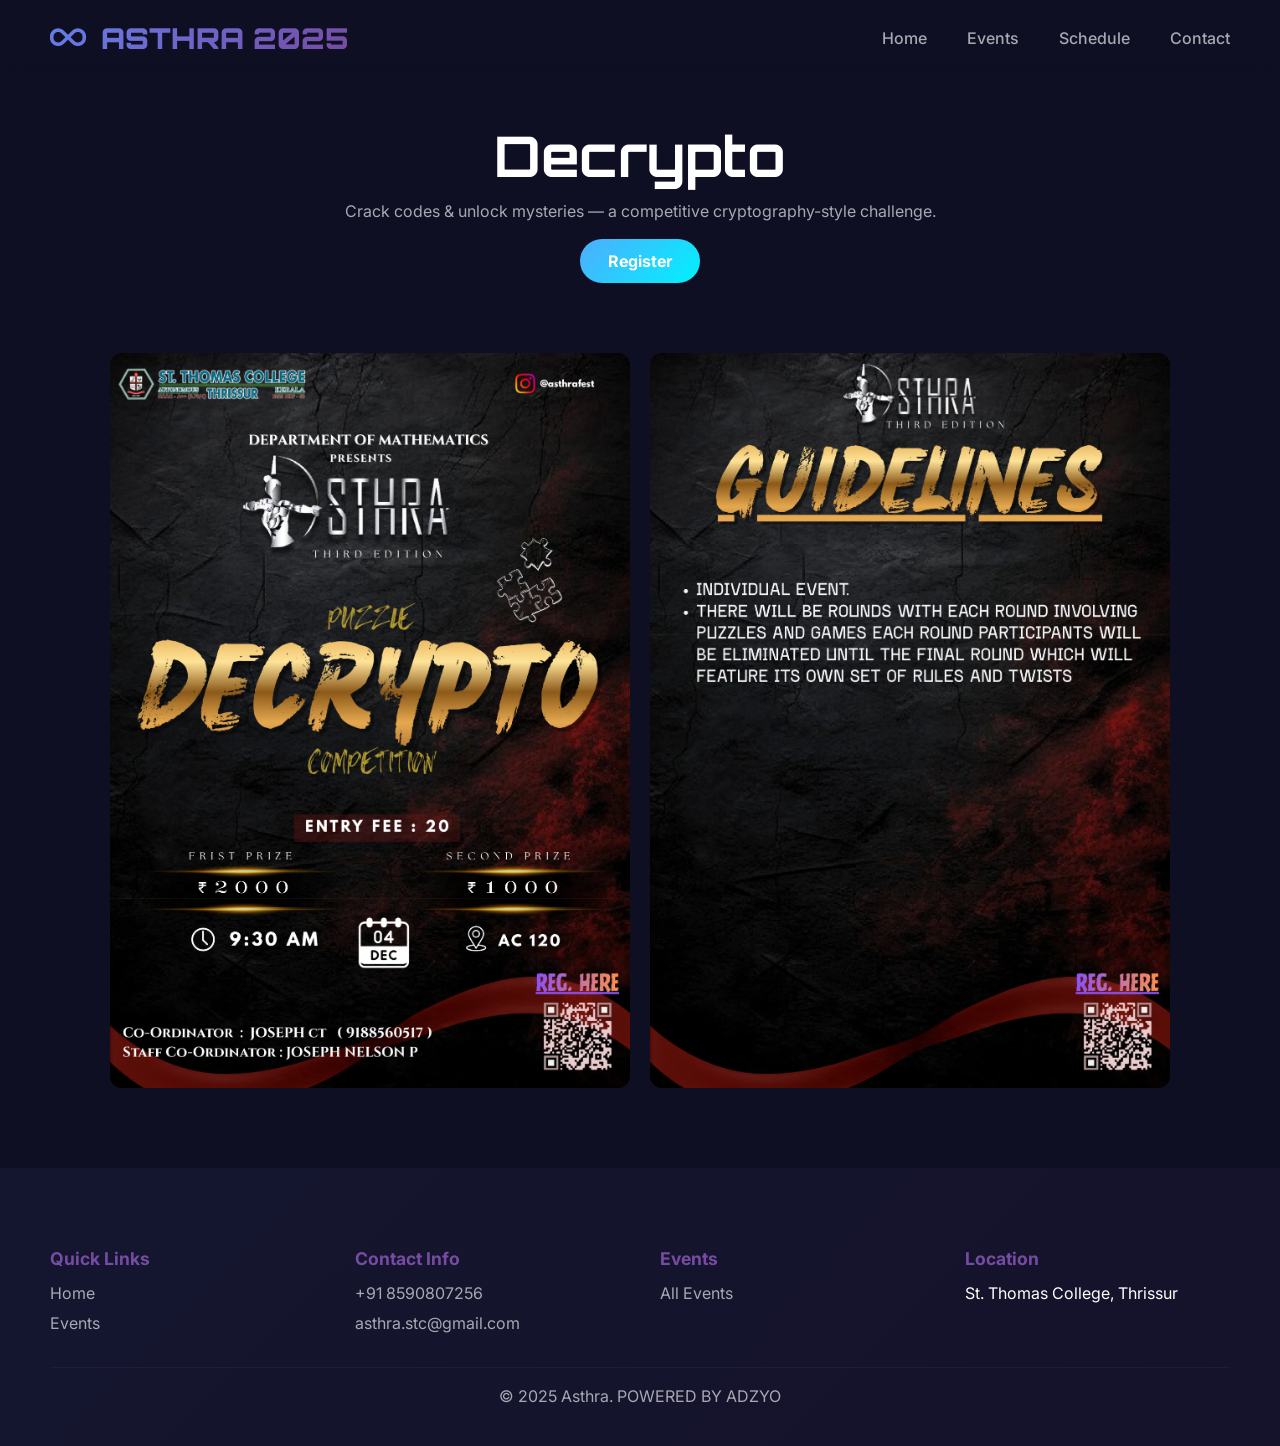
<file: decrypto.html>
<!DOCTYPE html>
<html lang="en">
<head>
    <meta charset="utf-8">
    <meta name="viewport" content="width=device-width, initial-scale=1">
    <title>Decrypto — ASTHRA 2025</title>
    <link rel="stylesheet" href="https://cdnjs.cloudflare.com/ajax/libs/font-awesome/6.0.0/css/all.min.css">
    <link rel="stylesheet" href="style.css">
    <style>
        .event-container { padding: 100px 20px 60px; max-width: 1100px; margin: 0 auto; }
        .event-images { margin-top: 30px; }
        @media (max-width: 480px) { .event-container { padding-top: 80px; } }
    </style>
</head>
<body>
    <nav class="nav-container">
        <div class="nav-wrapper">
            <div class="logo-container"><i class="fas fa-infinity"></i> ASTHRA 2025</div>
            <div class="nav-menu">
                <a href="index.html" class="nav-link">Home</a>
                <a href="index.html#events" class="nav-link">Events</a>
                <a href="index.html#schedule" class="nav-link">Schedule</a>
                <a href="index.html#contact" class="nav-link">Contact</a>
            </div>
            <div class="menu-toggle"><span></span><span></span><span></span></div>
        </div>
    </nav>

    <main>
        <section class="event-hero">
            <h1>Decrypto</h1>
            <p>Crack codes & unlock mysteries — a competitive cryptography-style challenge.</p>
            <div class="event-actions">
                <a class="register-btn" href="https://docs.google.com/forms/d/e/1FAIpQLSfMDnSdE1jTVk_lWYoyHH0kWGlOLfDjdZ1eO4SLAZ0kV4Ul2w/viewform?usp=dialog">Register</a>
            </div>
        </section>

        <section class="event-images">
            <picture>
              <source type="image/webp"
                  srcset="decrypto-480.webp 480w, decrypto-800.webp 800w, decrypto-1200.webp 1200w"
                  sizes="(max-width:600px) 480px, 800px">
              <img src="./decrypto-800.webp" alt="Decrypto image 1" class="event-image" loading="lazy">
            </picture>
            <picture>
              <source type="image/webp"
                  srcset="decrypto-2-480.webp 480w, decrypto-2-800.webp 800w, decrypto-2-1200.webp 1200w"
                  sizes="(max-width:600px) 480px, 800px">
              <img src="decrypto-2-800.webp" alt="Decrypto image 2" class="event-image" loading="lazy">
            </picture>
        </section>
    </main>

    <footer class="footer">
        <div class="footer-content">
            <div class="footer-column">
                <h4>Quick Links</h4>
                <ul class="footer-links"><li><a href="index.html">Home</a></li><li><a href="index.html#events">Events</a></li></ul>
            </div>
            <div class="footer-column">
                <h4>Contact Info</h4>
                <ul class="footer-links"><li><a href="#">+91 8590807256
</a></li><li><a href="mailto:asthra.stc@gmail.com"> asthra.stc@gmail.com</a></li></ul>
            </div>
            <div class="footer-column">
                <h4>Events</h4>
                <ul class="footer-links"><li><a href="index.html#events">All Events</a></li></ul>
            </div>
            <div class="footer-column">
                <h4>Location</h4>
                <ul class="footer-links"><li>St. Thomas College, Thrissur</li></ul>
            </div>
        </div>
        <div class="footer-bottom">&copy; 2025 Asthra. POWERED BY <a href ="https://adzyo.in/" >ADZYO</a></div>
    </footer>
</body>
</html>
</file>
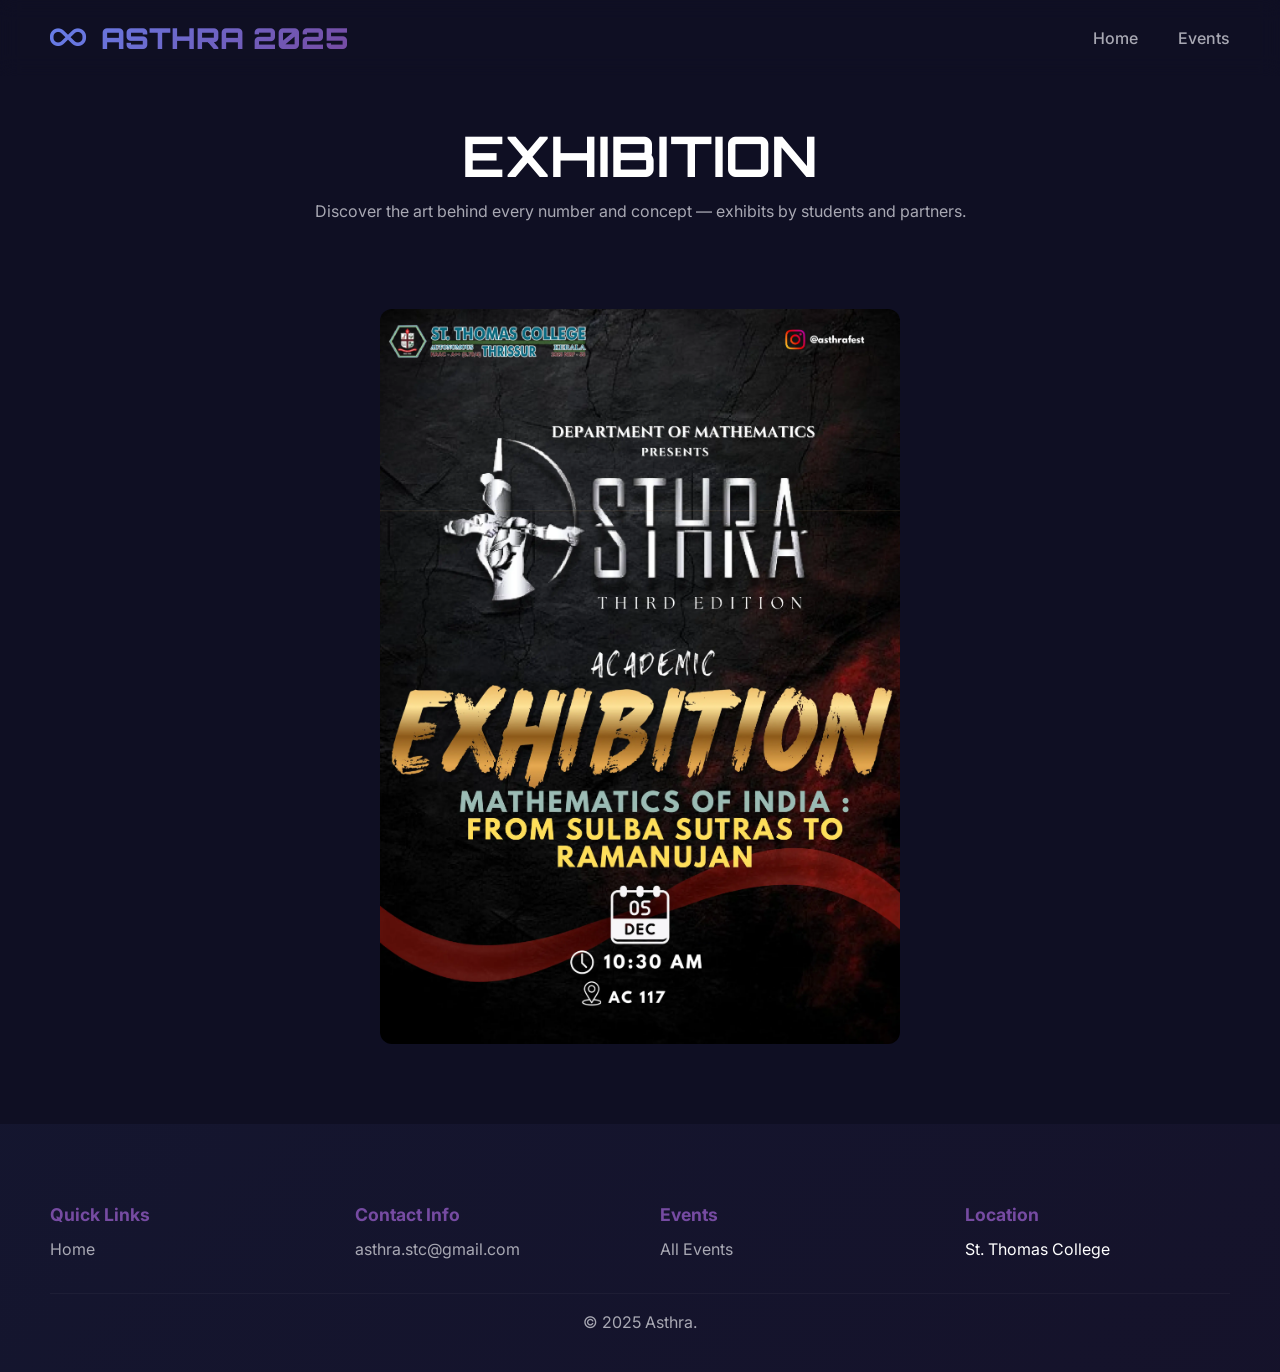
<file: exhibition.html>
<!DOCTYPE html>
<html lang="en">
<head>
  <meta charset="utf-8">
  <meta name="viewport" content="width=device-width, initial-scale=1">
  <title>EXHIBITION — ASTHRA 2025</title>
  <link rel="stylesheet" href="https://cdnjs.cloudflare.com/ajax/libs/font-awesome/6.0.0/css/all.min.css">
  <link rel="stylesheet" href="style.css">
  <style>.event-container{padding:100px 20px 60px;max-width:1100px;margin:0 auto}.event-images{margin-top:30px}@media(max-width:480px){.event-container{padding-top:80px}}</style>
</head>
<body>
  <nav class="nav-container"><div class="nav-wrapper"><div class="logo-container"><i class="fas fa-infinity"></i> ASTHRA 2025</div><div class="nav-menu"><a href="index.html" class="nav-link">Home</a><a href="index.html#events" class="nav-link">Events</a></div><div class="menu-toggle"><span></span><span></span><span></span></div></div></nav>
  <main>
    <section class="event-hero"><h1>EXHIBITION</h1><p>Discover the art behind every number and concept — exhibits by students and partners.</p><div class="event-actions"></div></section>
    <section class="event-images">
      <picture>
        <source type="image/webp"
                srcset="exhibition-480.webp 480w, exhibition-800.webp 800w, exhibition-1200.webp 1200w"
                sizes="(max-width:600px) 480px, 800px">
        <img src="exhibition-800.webp" alt="Exhibition image 1" class="event-image" loading="lazy">
      </picture>
    
    </section>
  </main>
  <footer class="footer"><div class="footer-content"><div class="footer-column"><h4>Quick Links</h4><ul class="footer-links"><li><a href="index.html">Home</a></li></ul></div><div class="footer-column"><h4>Contact Info</h4><ul class="footer-links"><li><a href="mailto:asthra.stc@gmail.com"> asthra.stc@gmail.com</a></li></ul></div><div class="footer-column"><h4>Events</h4><ul class="footer-links"><li><a href="index.html#events">All Events</a></li></ul></div><div class="footer-column"><h4>Location</h4><ul class="footer-links"><li>St. Thomas College</li></ul></div></div><div class="footer-bottom">&copy; 2025 Asthra.</div></footer>
</body>
</html>
</file>
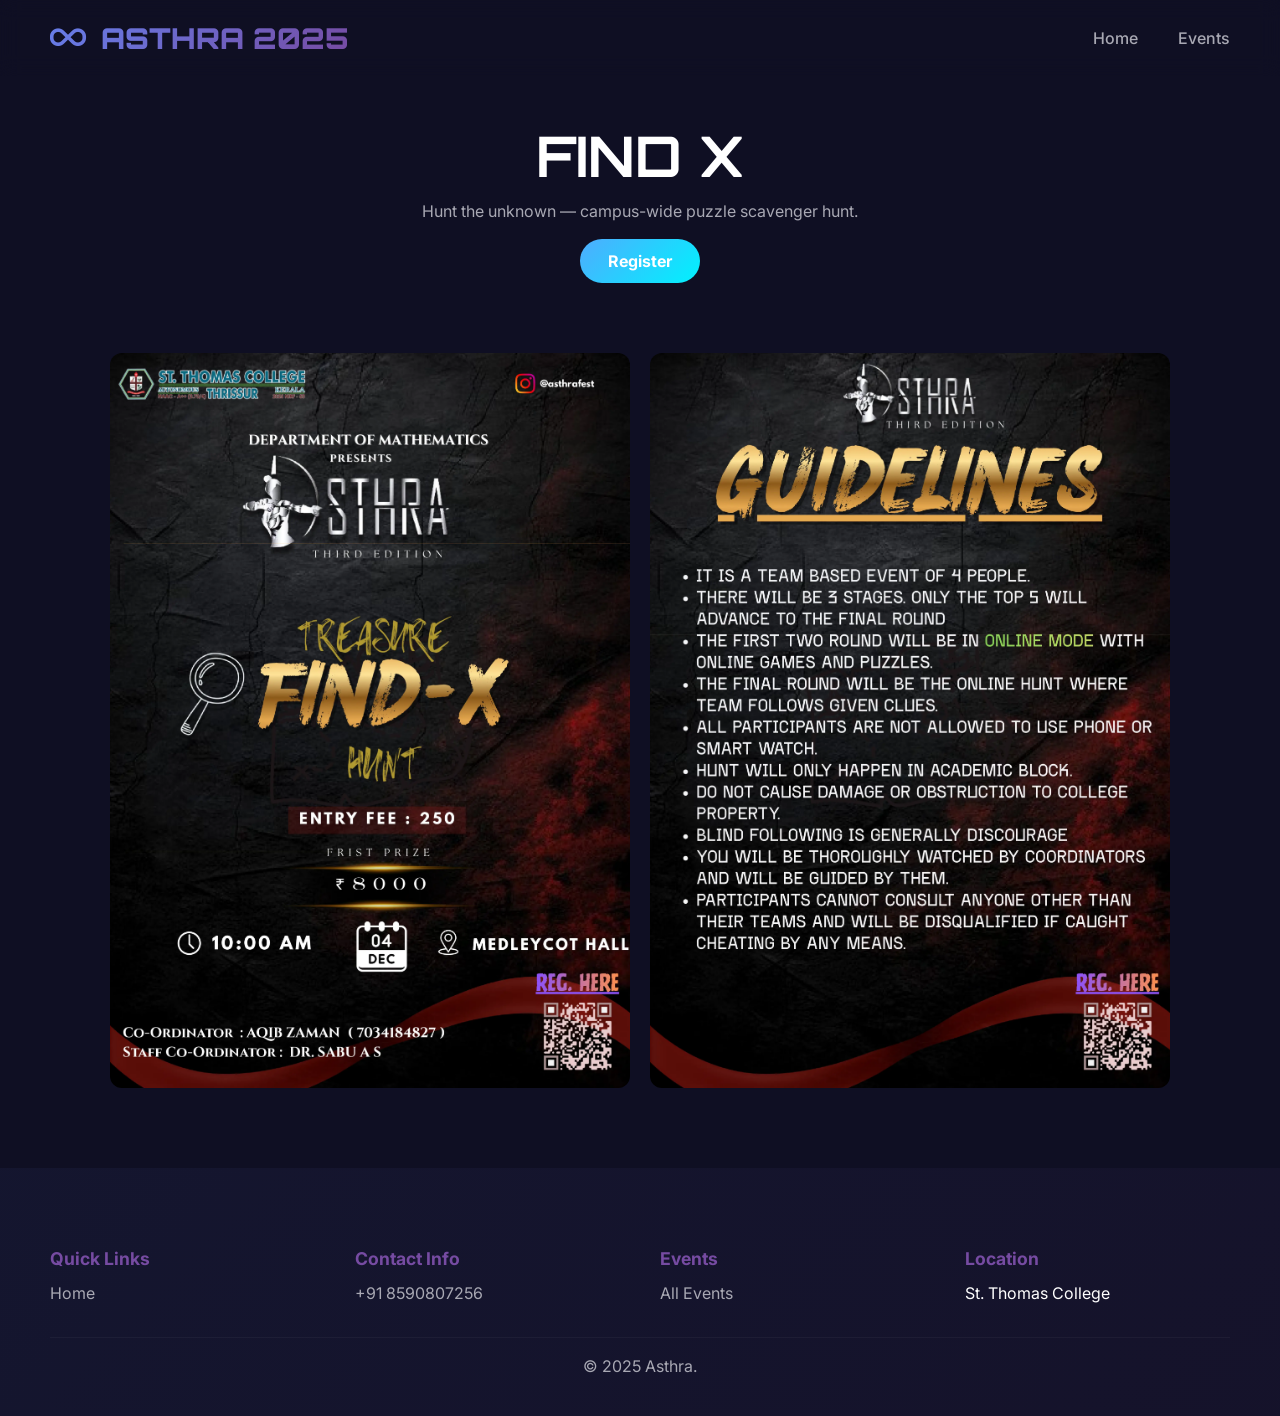
<file: find-x.html>
<!DOCTYPE html>
<html lang="en">
<head>
  <meta charset="utf-8">
  <meta name="viewport" content="width=device-width, initial-scale=1">
  <title>FIND X — ASTHRA 2025</title>
  <link rel="stylesheet" href="https://cdnjs.cloudflare.com/ajax/libs/font-awesome/6.0.0/css/all.min.css">
  <link rel="stylesheet" href="style.css">
  <style>.event-container{padding:100px 20px 60px;max-width:1100px;margin:0 auto}.event-images{margin-top:30px}@media(max-width:480px){.event-container{padding-top:80px}}</style>
</head>
<body>
  <nav class="nav-container"><div class="nav-wrapper"><div class="logo-container"><i class="fas fa-infinity"></i> ASTHRA 2025</div><div class="nav-menu"><a href="index.html" class="nav-link">Home</a><a href="index.html#events" class="nav-link">Events</a></div><div class="menu-toggle"><span></span><span></span><span></span></div></div></nav>
  <main>
    <section class="event-hero"><h1>FIND X</h1><p>Hunt the unknown — campus-wide puzzle scavenger hunt.</p><div class="event-actions"><a class="register-btn" href="https://docs.google.com/forms/d/e/1FAIpQLSfMDnSdE1jTVk_lWYoyHH0kWGlOLfDjdZ1eO4SLAZ0kV4Ul2w/viewform?usp=dialog">Register</a></div></section>
    <section class="event-images">
      <picture>
        <source type="image/webp"
                srcset="findx-480.webp 480w, findx-800.webp 800w, findx-1200.webp 1200w"
                sizes="(max-width:600px) 480px, 800px">
        <img src="findx-800.webp" alt="Find X image 1" class="event-image" loading="lazy">
      </picture>
      <picture>
        <source type="image/webp"
                srcset="findx-2-480.webp 480w, findx-2-800.webp 800w, findx-2-1200.webp 1200w"
                sizes="(max-width:600px) 480px, 800px">
        <img src="findx-2-800.webp" alt="Find X image 2" class="event-image" loading="lazy">
      </picture>
    </section>
  </main>
  <footer class="footer"><div class="footer-content"><div class="footer-column"><h4>Quick Links</h4><ul class="footer-links"><li><a href="index.html">Home</a></li></ul></div><div class="footer-column"><h4>Contact Info</h4><ul class="footer-links"><li><a href="#">+91 8590807256
</a></li></ul></div><div class="footer-column"><h4>Events</h4><ul class="footer-links"><li><a href="index.html#events">All Events</a></li></ul></div><div class="footer-column"><h4>Location</h4><ul class="footer-links"><li>St. Thomas College</li></ul></div></div><div class="footer-bottom">&copy; 2025 Asthra.</div></footer>
</body>
</html>
</file>
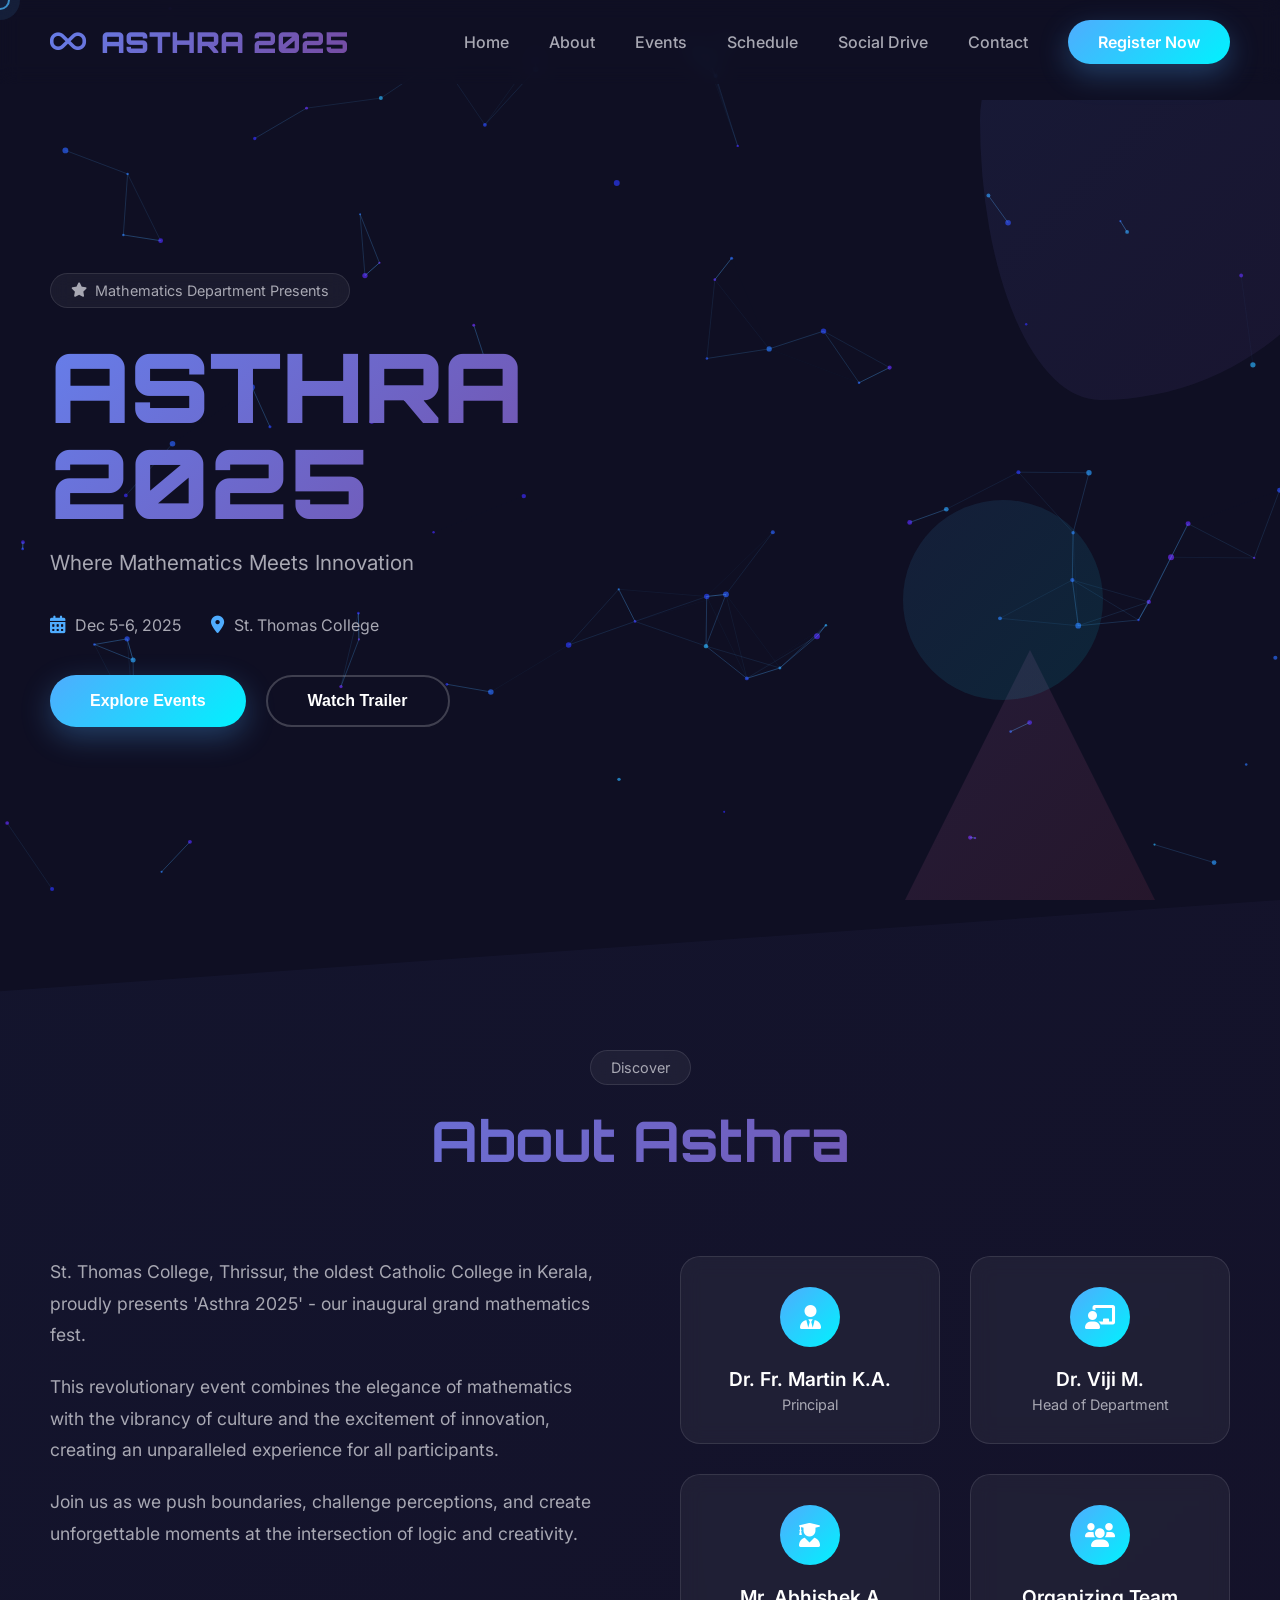
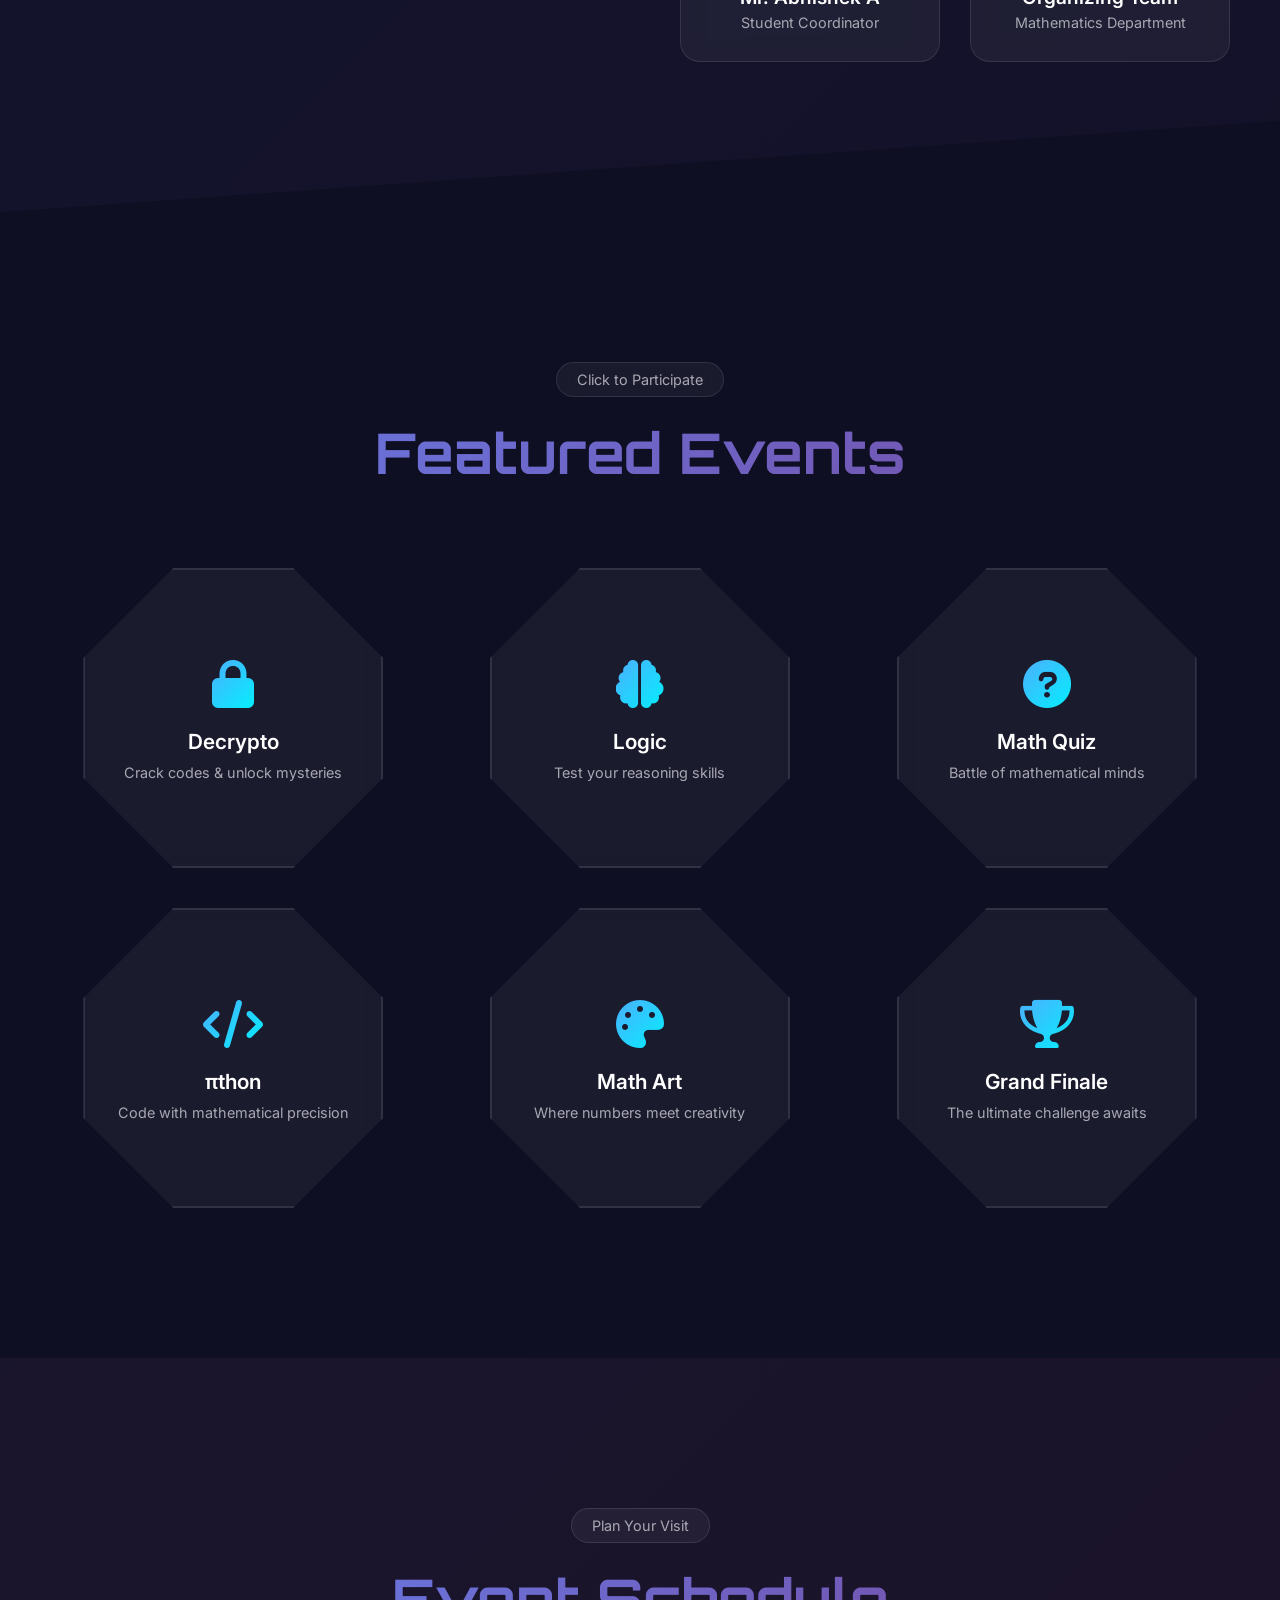
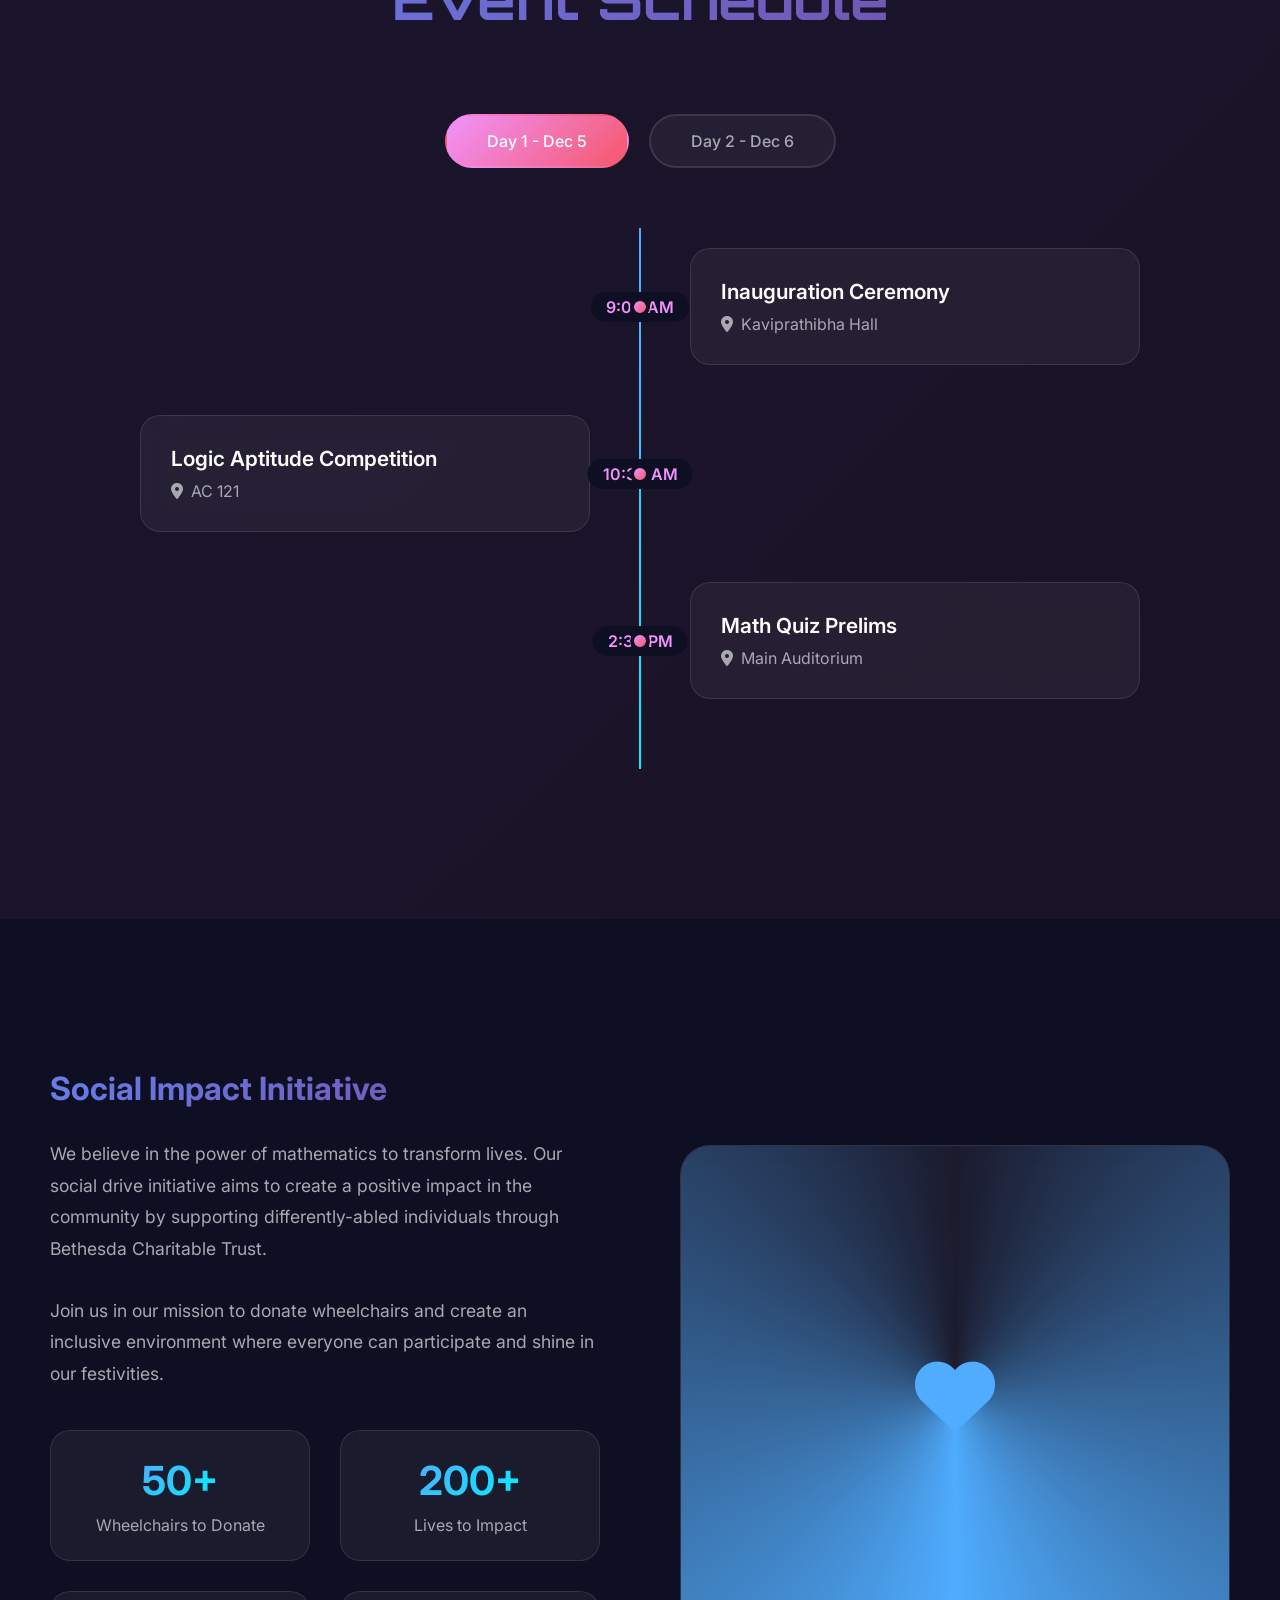
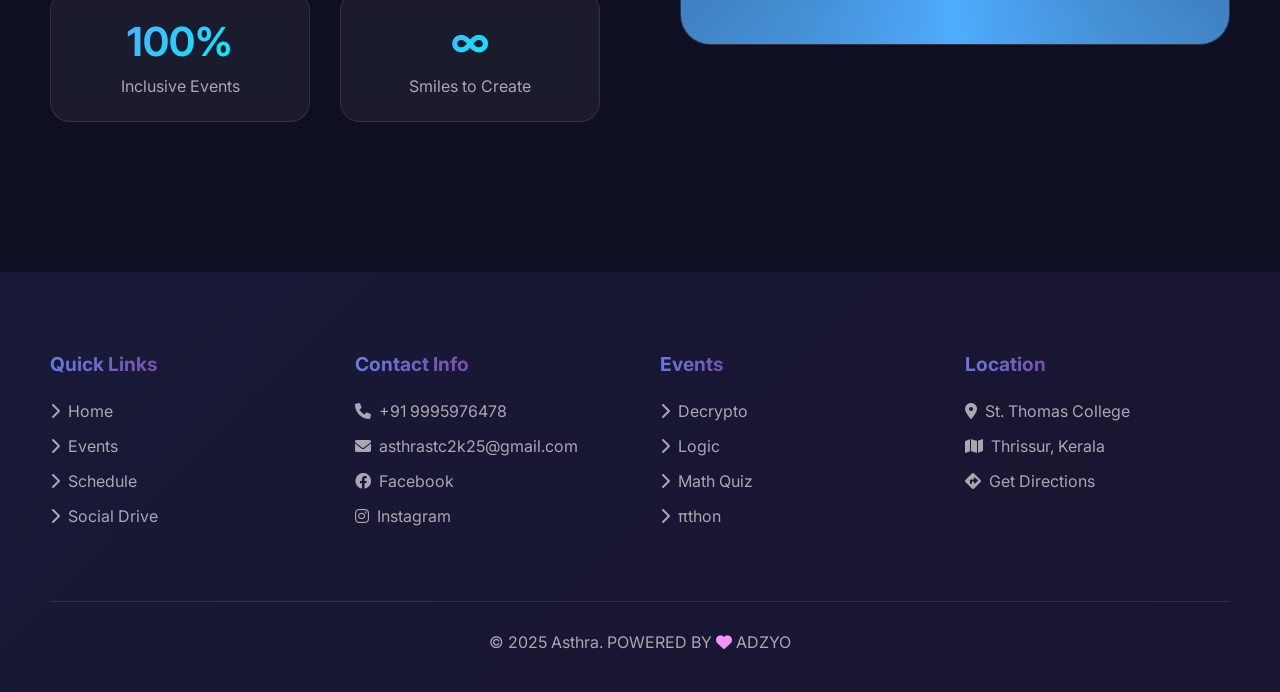
<file: home.html>
<!DOCTYPE html>
<html lang="en">
<head>
    <meta charset="UTF-8">
    <meta name="viewport" content="width=device-width, initial-scale=1.0">
    <title>ASTHRA 2025 - Mathematical Universe</title>
    <link rel="stylesheet" href="https://cdnjs.cloudflare.com/ajax/libs/font-awesome/6.0.0/css/all.min.css">
    <style>
        @import url('https://fonts.googleapis.com/css2?family=Orbitron:wght@400;700;900&family=Inter:wght@300;400;500;600;700&display=swap');
        
        :root {
            --primary-gradient: linear-gradient(135deg, #667eea 0%, #764ba2 100%);
            --secondary-gradient: linear-gradient(135deg, #f093fb 0%, #f5576c 100%);
            --accent-gradient: linear-gradient(135deg, #4facfe 0%, #00f2fe 100%);
            --dark-bg: #0f0f23;
            --glass-bg: rgba(255, 255, 255, 0.05);
            --text-primary: #ffffff;
            --text-secondary: #a8a8b3;
            --neon-purple: #764ba2;
            --neon-pink: #f093fb;
            --neon-cyan: #4facfe;
        }

        * {
            margin: 0;
            padding: 0;
            box-sizing: border-box;
        }

        body {
            font-family: 'Inter', sans-serif;
            background: var(--dark-bg);
            color: var(--text-primary);
            overflow-x: hidden;
            cursor: none;
        }

        /* Custom Cursor */
        .cursor {
            width: 20px;
            height: 20px;
            border: 2px solid var(--neon-cyan);
            border-radius: 50%;
            position: fixed;
            transform: translate(-50%, -50%);
            pointer-events: none;
            transition: all 0.1s ease;
            z-index: 9999;
            mix-blend-mode: difference;
        }

        .cursor-follower {
            width: 40px;
            height: 40px;
            background: rgba(79, 172, 254, 0.1);
            border-radius: 50%;
            position: fixed;
            transform: translate(-50%, -50%);
            pointer-events: none;
            transition: all 0.3s ease;
            z-index: 9998;
        }

        /* Particle Background */
        #particles-canvas {
            position: fixed;
            top: 0;
            left: 0;
            width: 100%;
            height: 100%;
            z-index: -1;
        }

        /* Modern Navigation */
        .nav-container {
            position: fixed;
            top: 0;
            left: 0;
            width: 100%;
            padding: 20px 50px;
            z-index: 1000;
            backdrop-filter: blur(10px);
            transition: all 0.3s ease;
            background: rgba(15, 15, 35, 0.8);
        }

        .nav-wrapper {
            display: flex;
            justify-content: space-between;
            align-items: center;
            max-width: 1400px;
            margin: 0 auto;
        }

        .logo-container {
            display: flex;
            align-items: center;
            gap: 15px;
            font-family: 'Orbitron', monospace;
            font-weight: 900;
            font-size: 1.8rem;
            background: var(--primary-gradient);
            -webkit-background-clip: text;
            -webkit-text-fill-color: transparent;
            animation: glow 2s ease-in-out infinite alternate;
        }

        @keyframes glow {
            from { filter: drop-shadow(0 0 10px rgba(118, 75, 162, 0.5)); }
            to { filter: drop-shadow(0 0 20px rgba(118, 75, 162, 0.8)); }
        }

        .nav-menu {
            display: flex;
            gap: 40px;
            align-items: center;
        }

        .nav-link {
            color: var(--text-secondary);
            text-decoration: none;
            font-weight: 500;
            position: relative;
            transition: all 0.3s ease;
            padding: 5px 0;
        }

        .nav-link::before {
            content: '';
            position: absolute;
            bottom: 0;
            left: 0;
            width: 0;
            height: 2px;
            background: var(--accent-gradient);
            transition: width 0.3s ease;
        }

        .nav-link:hover {
            color: var(--text-primary);
        }

        .nav-link:hover::before {
            width: 100%;
        }

        .nav-cta {
            background: var(--accent-gradient);
            padding: 12px 30px;
            border-radius: 50px;
            color: white;
            text-decoration: none;
            font-weight: 600;
            transition: all 0.3s ease;
            box-shadow: 0 10px 30px rgba(79, 172, 254, 0.3);
        }

        .nav-cta:hover {
            transform: translateY(-3px);
            box-shadow: 0 15px 40px rgba(79, 172, 254, 0.4);
        }

        .menu-toggle {
            display: none;
            flex-direction: column;
            gap: 4px;
            cursor: pointer;
            padding: 5px;
        }

        .menu-toggle span {
            width: 25px;
            height: 3px;
            background: var(--text-primary);
            transition: all 0.3s ease;
        }

        /* Hero Section with Split Design - FIXED PADDING */
        .hero-section {
            min-height: 100vh;
            display: flex;
            position: relative;
            overflow: hidden;
            padding-top: 100px; /* Added padding to account for fixed nav */
        }

        .hero-left {
            flex: 1;
            display: flex;
            flex-direction: column;
            justify-content: center;
            align-items: flex-start;
            padding: 0 50px;
            position: relative;
            z-index: 2;
            text-align: left;
        }

        .hero-right {
            flex: 1;
            position: relative;
            overflow: hidden;
            display: flex;
            align-items: center;
            justify-content: center;
        }

        .hero-badge {
            display: inline-flex;
            align-items: center;
            gap: 8px;
            padding: 8px 20px;
            background: var(--glass-bg);
            backdrop-filter: blur(10px);
            border: 1px solid rgba(255, 255, 255, 0.1);
            border-radius: 50px;
            margin-bottom: 30px;
            font-size: 0.9rem;
            color: var(--text-secondary);
            animation: slideInLeft 1s ease;
        }

        @keyframes slideInLeft {
            from {
                opacity: 0;
                transform: translateX(-50px);
            }
            to {
                opacity: 1;
                transform: translateX(0);
            }
        }

        .hero-title {
            font-family: 'Orbitron', monospace;
            font-size: clamp(3rem, 8vw, 6rem);
            font-weight: 900;
            line-height: 1;
            margin-bottom: 20px;
            background: var(--primary-gradient);
            -webkit-background-clip: text;
            -webkit-text-fill-color: transparent;
            animation: slideInLeft 1s ease 0.2s both;
            text-align: left;
        }

        .hero-subtitle {
            font-size: 1.3rem;
            color: var(--text-secondary);
            margin-bottom: 40px;
            animation: slideInLeft 1s ease 0.4s both;
            text-align: left;
        }

        .hero-info {
            display: flex;
            flex-wrap: wrap;
            gap: 30px;
            margin-bottom: 40px;
            animation: slideInLeft 1s ease 0.6s both;
            align-items: center;
        }

        .info-item {
            display: flex;
            align-items: center;
            gap: 10px;
            color: var(--text-secondary);
        }

        .info-item i {
            color: var(--neon-cyan);
            font-size: 1.1rem;
        }

        .hero-cta-group {
            display: flex;
            gap: 20px;
            animation: slideInLeft 1s ease 0.8s both;
            flex-wrap: wrap;
        }

        .btn-primary {
            padding: 15px 40px;
            background: var(--accent-gradient);
            border: none;
            border-radius: 50px;
            color: white;
            font-weight: 600;
            font-size: 1rem;
            cursor: pointer;
            transition: all 0.3s ease;
            box-shadow: 0 10px 30px rgba(79, 172, 254, 0.3);
            display: inline-flex;
            align-items: center;
            justify-content: center;
        }

        .btn-primary:hover {
            transform: translateY(-3px);
            box-shadow: 0 15px 40px rgba(79, 172, 254, 0.4);
        }

        .btn-secondary {
            padding: 15px 40px;
            background: transparent;
            border: 2px solid rgba(255, 255, 255, 0.2);
            border-radius: 50px;
            color: white;
            font-weight: 600;
            font-size: 1rem;
            cursor: pointer;
            transition: all 0.3s ease;
            display: inline-flex;
            align-items: center;
            justify-content: center;
        }

        .btn-secondary:hover {
            background: var(--glass-bg);
            backdrop-filter: blur(10px);
            border-color: var(--neon-cyan);
        }

        /* Geometric Background */
        .geometric-bg {
            position: absolute;
            top: 0;
            left: 0;
            width: 100%;
            height: 100%;
            display: flex;
            align-items: center;
            justify-content: center;
        }

        .geo-shape {
            position: absolute;
            background: var(--primary-gradient);
            opacity: 0.1;
        }

        .shape-1 {
            width: 400px;
            height: 400px;
            border-radius: 30% 70% 70% 30% / 30% 30% 70% 70%;
            top: -100px;
            right: -100px;
            animation: morph 15s ease-in-out infinite;
        }

        .shape-2 {
            width: 300px;
            height: 300px;
            background: var(--secondary-gradient);
            clip-path: polygon(50% 0%, 0% 100%, 100% 100%);
            bottom: -50px;
            right: 100px;
            animation: float 20s ease-in-out infinite;
        }

        .shape-3 {
            width: 200px;
            height: 200px;
            background: var(--accent-gradient);
            border-radius: 50%;
            top: 50%;
            right: 30%;
            animation: pulse 10s ease-in-out infinite;
        }

        @keyframes morph {
            0%, 100% { border-radius: 30% 70% 70% 30% / 30% 30% 70% 70%; }
            50% { border-radius: 70% 30% 30% 70% / 70% 70% 30% 30%; }
        }

        @keyframes float {
            0%, 100% { transform: translateY(0) rotate(0deg); }
            50% { transform: translateY(-30px) rotate(180deg); }
        }

        @keyframes pulse {
            0%, 100% { transform: scale(1); opacity: 0.1; }
            50% { transform: scale(1.2); opacity: 0.2; }
        }

        /* About Section with Diagonal Design */
        .about-section {
            padding: 150px 50px;
            position: relative;
            background: linear-gradient(135deg, rgba(102, 126, 234, 0.05) 0%, rgba(118, 75, 162, 0.05) 100%);
            clip-path: polygon(0 10%, 100% 0, 100% 90%, 0 100%);
        }

        .section-header {
            text-align: center;
            margin-bottom: 80px;
        }

        .section-label {
            display: inline-block;
            padding: 8px 20px;
            background: var(--glass-bg);
            backdrop-filter: blur(10px);
            border: 1px solid rgba(255, 255, 255, 0.1);
            border-radius: 50px;
            margin-bottom: 20px;
            font-size: 0.9rem;
            color: var(--text-secondary);
        }

        .section-title {
            font-family: 'Orbitron', monospace;
            font-size: clamp(2rem, 5vw, 3.5rem);
            font-weight: 700;
            background: var(--primary-gradient);
            -webkit-background-clip: text;
            -webkit-text-fill-color: transparent;
            margin-bottom: 20px;
        }

        .about-content {
            display: grid;
            grid-template-columns: 1fr 1fr;
            gap: 80px;
            align-items: start;
            max-width: 1200px;
            margin: 0 auto;
        }

        .about-text {
            font-size: 1.1rem;
            line-height: 1.8;
            color: var(--text-secondary);
            text-align: left;
        }

        .about-text p {
            margin-bottom: 20px;
        }

        .team-grid {
            display: grid;
            grid-template-columns: repeat(2, 1fr);
            gap: 30px;
            align-items: stretch;
        }

        .team-card {
            background: var(--glass-bg);
            backdrop-filter: blur(10px);
            border: 1px solid rgba(255, 255, 255, 0.1);
            border-radius: 20px;
            padding: 30px;
            text-align: center;
            transition: all 0.3s ease;
            display: flex;
            flex-direction: column;
            align-items: center;
            justify-content: center;
        }

        .team-card:hover {
            transform: translateY(-10px);
            border-color: var(--neon-cyan);
            box-shadow: 0 20px 40px rgba(79, 172, 254, 0.2);
        }

        .team-icon {
            width: 60px;
            height: 60px;
            margin: 0 auto 20px;
            background: var(--accent-gradient);
            border-radius: 50%;
            display: flex;
            align-items: center;
            justify-content: center;
            font-size: 1.5rem;
        }

        .team-name {
            font-size: 1.2rem;
            font-weight: 600;
            margin-bottom: 5px;
        }

        .team-role {
            color: var(--text-secondary);
            font-size: 0.9rem;
        }

        /* Events Section with Hexagon Grid */
        .events-section {
            padding: 150px 50px;
            position: relative;
        }

        .events-container {
            max-width: 1200px;
            margin: 0 auto;
        }

        .hexagon-grid {
            display: grid;
            grid-template-columns: repeat(3, 1fr);
            gap: 40px;
            margin-top: 60px;
            justify-items: center;
            align-items: center;
        }

        .hexagon-card {
            position: relative;
            width: 100%;
            max-width: 300px;
            height: 300px;
            clip-path: polygon(30% 0%, 70% 0%, 100% 30%, 100% 70%, 70% 100%, 30% 100%, 0% 70%, 0% 30%);
            background: var(--glass-bg);
            backdrop-filter: blur(10px);
            border: 2px solid rgba(255, 255, 255, 0.1);
            transition: all 0.3s ease;
            cursor: pointer;
            display: flex;
            align-items: center;
            justify-content: center;
        }

        .hexagon-card:hover {
            transform: scale(1.05);
            border-color: var(--neon-cyan);
            box-shadow: 0 0 30px rgba(79, 172, 254, 0.3);
        }

        .hexagon-content {
            position: relative;
            text-align: center;
            padding: 20px;
            display: flex;
            flex-direction: column;
            align-items: center;
            justify-content: center;
        }

        .hexagon-icon {
            font-size: 3rem;
            margin-bottom: 15px;
            background: var(--accent-gradient);
            -webkit-background-clip: text;
            -webkit-text-fill-color: transparent;
        }

        .hexagon-title {
            font-size: 1.3rem;
            font-weight: 600;
            margin-bottom: 10px;
        }

        .hexagon-desc {
            color: var(--text-secondary);
            font-size: 0.9rem;
        }

        /* Schedule Section with Timeline */
        .schedule-section {
            padding: 150px 50px;
            background: linear-gradient(135deg, rgba(240, 147, 251, 0.05) 0%, rgba(245, 87, 108, 0.05) 100%);
            position: relative;
        }

        .schedule-container {
            max-width: 1000px;
            margin: 0 auto;
        }

        .day-tabs {
            display: flex;
            justify-content: center;
            gap: 20px;
            margin-bottom: 60px;
            flex-wrap: wrap;
        }

        .day-tab {
            padding: 15px 40px;
            background: var(--glass-bg);
            backdrop-filter: blur(10px);
            border: 2px solid rgba(255, 255, 255, 0.1);
            border-radius: 50px;
            color: var(--text-secondary);
            cursor: pointer;
            transition: all 0.3s ease;
            font-weight: 500;
        }

        .day-tab.active {
            background: var(--secondary-gradient);
            border-color: transparent;
            color: white;
        }

        .timeline {
            position: relative;
            padding: 20px 0;
        }

        .timeline::before {
            content: '';
            position: absolute;
            left: 50%;
            top: 0;
            bottom: 0;
            width: 2px;
            background: var(--accent-gradient);
            transform: translateX(-50%);
        }

        .timeline-item {
            position: relative;
            margin-bottom: 50px;
            display: flex;
            align-items: center;
        }

        .timeline-item:nth-child(odd) {
            flex-direction: row-reverse;
        }

        .timeline-content {
            width: 45%;
            background: var(--glass-bg);
            backdrop-filter: blur(10px);
            border: 1px solid rgba(255, 255, 255, 0.1);
            border-radius: 20px;
            padding: 30px;
            position: relative;
            transition: all 0.3s ease;
        }

        .timeline-content:hover {
            transform: scale(1.02);
            border-color: var(--neon-pink);
            box-shadow: 0 15px 30px rgba(240, 147, 251, 0.2);
        }

        .timeline-dot {
            position: absolute;
            left: 50%;
            transform: translateX(-50%);
            width: 20px;
            height: 20px;
            background: var(--secondary-gradient);
            border-radius: 50%;
            border: 4px solid var(--dark-bg);
            z-index: 1;
        }

        .timeline-time {
            position: absolute;
            top: 50%;
            left: 50%;
            transform: translate(-50%, -50%);
            background: var(--dark-bg);
            padding: 5px 15px;
            border-radius: 20px;
            font-weight: 600;
            color: var(--neon-pink);
            white-space: nowrap;
        }

        .timeline-title {
            font-size: 1.3rem;
            font-weight: 600;
            margin-bottom: 10px;
        }

        .timeline-venue {
            color: var(--text-secondary);
            display: flex;
            align-items: center;
            gap: 8px;
        }

        /* Social Drive Section */
        .social-section {
            padding: 150px 50px;
            position: relative;
        }

        .social-container {
            max-width: 1200px;
            margin: 0 auto;
            display: grid;
            grid-template-columns: 1fr 1fr;
            gap: 80px;
            align-items: center;
        }

        .social-content {
            text-align: left;
        }

        .social-content h3 {
            font-size: 2rem;
            margin-bottom: 30px;
            background: var(--primary-gradient);
            -webkit-background-clip: text;
            -webkit-text-fill-color: transparent;
        }

        .social-content p {
            font-size: 1.1rem;
            line-height: 1.8;
            color: var(--text-secondary);
            margin-bottom: 30px;
        }

        .social-stats {
            display: grid;
            grid-template-columns: repeat(2, 1fr);
            gap: 30px;
            margin-top: 40px;
        }

        .stat-card {
            background: var(--glass-bg);
            backdrop-filter: blur(10px);
            border: 1px solid rgba(255, 255, 255, 0.1);
            border-radius: 20px;
            padding: 25px;
            text-align: center;
            display: flex;
            flex-direction: column;
            align-items: center;
            justify-content: center;
        }

        .stat-number {
            font-size: 2.5rem;
            font-weight: 700;
            background: var(--accent-gradient);
            -webkit-background-clip: text;
            -webkit-text-fill-color: transparent;
            margin-bottom: 10px;
        }

        .stat-label {
            color: var(--text-secondary);
        }

        .social-visual {
            position: relative;
            height: 500px;
            background: var(--glass-bg);
            backdrop-filter: blur(10px);
            border: 1px solid rgba(255, 255, 255, 0.1);
            border-radius: 30px;
            overflow: hidden;
            display: flex;
            align-items: center;
            justify-content: center;
        }

        .social-visual::before {
            content: '';
            position: absolute;
            top: -50%;
            left: -50%;
            width: 200%;
            height: 200%;
            background: conic-gradient(from 0deg, transparent, var(--neon-cyan), transparent);
            animation: rotate 10s linear infinite;
        }

        @keyframes rotate {
            100% { transform: rotate(360deg); }
        }

        .social-icon {
            font-size: 5rem;
            color: var(--neon-cyan);
            z-index: 1;
            animation: pulse 2s ease-in-out infinite;
        }

        /* Footer */
        .footer {
            padding: 80px 50px 40px;
            background: linear-gradient(135deg, rgba(102, 126, 234, 0.1) 0%, rgba(118, 75, 162, 0.1) 100%);
            position: relative;
            overflow: hidden;
        }

        .footer-content {
            max-width: 1200px;
            margin: 0 auto;
            display: grid;
            grid-template-columns: repeat(4, 1fr);
            gap: 40px;
            margin-bottom: 60px;
        }

        .footer-column {
            display: flex;
            flex-direction: column;
            align-items: flex-start;
        }

        .footer-column h4 {
            font-size: 1.2rem;
            margin-bottom: 25px;
            background: var(--primary-gradient);
            -webkit-background-clip: text;
            -webkit-text-fill-color: transparent;
        }

        .footer-links {
            list-style: none;
            width: 100%;
        }

        .footer-links li {
            margin-bottom: 15px;
            width: 100%;
        }

        .footer-links a {
            color: var(--text-secondary);
            text-decoration: none;
            transition: all 0.3s ease;
            display: inline-flex;
            align-items: center;
            gap: 8px;
        }

        .footer-links a:hover {
            color: var(--neon-cyan);
            transform: translateX(5px);
        }

        .footer-bottom {
            text-align: center;
            padding-top: 30px;
            border-top: 1px solid rgba(255, 255, 255, 0.1);
            color: var(--text-secondary);
        }

        /* Responsive Design */
        @media (max-width: 1024px) {
            .nav-menu {
                gap: 20px;
            }
            
            .about-content {
                grid-template-columns: 1fr;
                gap: 50px;
            }
            
            .hexagon-grid {
                grid-template-columns: repeat(2, 1fr);
            }
            
            .social-container {
                grid-template-columns: 1fr;
            }
            
            .footer-content {
                grid-template-columns: repeat(2, 1fr);
            }
        }

        @media (max-width: 768px) {
            .nav-container {
                padding: 15px 20px;
            }
            
            .nav-menu {
                display: none;
            }
            
            .menu-toggle {
                display: flex;
            }
            
            .hero-section {
                flex-direction: column;
                padding-top: 80px; /* Reduced padding for mobile */
            }
            
            .hero-left, .hero-right {
                flex: none;
                width: 100%;
            }
            
            .hero-left {
                padding: 50px 20px;
                align-items: center;
                text-align: center;
            }
            
            .hero-title {
                font-size: 3rem;
                text-align: center;
            }
            
            .hero-subtitle {
                text-align: center;
            }
            
            .hero-info {
                justify-content: center;
            }
            
            .hexagon-grid {
                grid-template-columns: 1fr;
            }
            
            .timeline::before {
                left: 30px;
            }
            
            .timeline-item {
                flex-direction: column !important;
                align-items: flex-start !important;
                padding-left: 60px;
            }
            
            .timeline-content {
                width: 100%;
            }
            
            .timeline-dot {
                left: 30px;
            }
            
            .timeline-time {
                left: 80px;
                transform: translateY(-50%);
            }
            
            .footer-content {
                grid-template-columns: 1fr;
            }
        }
    </style>
</head>
<body>
    <!-- Custom Cursor -->
    <div class="cursor"></div>
    <div class="cursor-follower"></div>

    <!-- Particle Background -->
    <canvas id="particles-canvas"></canvas>

    <!-- Navigation -->
    <nav class="nav-container">
        <div class="nav-wrapper">
            <div class="logo-container">
                <i class="fas fa-infinity"></i>
                ASTHRA 2025
            </div>
            <div class="nav-menu">
                <a href="#home" class="nav-link">Home</a>
                <a href="#about" class="nav-link">About</a>
                <a href="#events" class="nav-link">Events</a>
                <a href="#schedule" class="nav-link">Schedule</a>
                <a href="#social" class="nav-link">Social Drive</a>
                <a href="#contact" class="nav-link">Contact</a>
                <a href="#" class="nav-cta">Register Now</a>
            </div>
            <div class="menu-toggle">
                <span></span>
                <span></span>
                <span></span>
            </div>
        </div>
    </nav>

    <!-- Hero Section -->
    <section id="home" class="hero-section">
        <div class="hero-left">
            <div class="hero-badge">
                <i class="fas fa-star"></i> Mathematics Department Presents
            </div>
            <h1 class="hero-title">ASTHRA 2025</h1>
            <p class="hero-subtitle">Where Mathematics Meets Innovation</p>
            <div class="hero-info">
                <div class="info-item">
                    <i class="fas fa-calendar-alt"></i>
                    <span>Dec 5-6, 2025</span>
                </div>
                <div class="info-item">
                    <i class="fas fa-map-marker-alt"></i>
                    <span>St. Thomas College</span>
                </div>
            </div>
            <div class="hero-cta-group">
                <button class="btn-primary">Explore Events</button>
                <button class="btn-secondary">Watch Trailer</button>
            </div>
        </div>
        <div class="hero-right">
            <div class="geometric-bg">
                <div class="geo-shape shape-1"></div>
                <div class="geo-shape shape-2"></div>
                <div class="geo-shape shape-3"></div>
            </div>
        </div>
    </section>

    <!-- About Section -->
    <section id="about" class="about-section">
        <div class="section-header">
            <div class="section-label">Discover</div>
            <h2 class="section-title">About Asthra</h2>
        </div>
        <div class="about-content">
            <div class="about-text">
                <p>St. Thomas College, Thrissur, the oldest Catholic College in Kerala, proudly presents 'Asthra 2025' - our inaugural grand mathematics fest.</p>
                <p>This revolutionary event combines the elegance of mathematics with the vibrancy of culture and the excitement of innovation, creating an unparalleled experience for all participants.</p>
                <p>Join us as we push boundaries, challenge perceptions, and create unforgettable moments at the intersection of logic and creativity.</p>
            </div>
            <div class="team-grid">
                <div class="team-card">
                    <div class="team-icon">
                        <i class="fas fa-user-tie"></i>
                    </div>
                    <h3 class="team-name">Dr. Fr. Martin K.A.</h3>
                    <p class="team-role">Principal</p>
                </div>
                <div class="team-card">
                    <div class="team-icon">
                        <i class="fas fa-chalkboard-teacher"></i>
                    </div>
                    <h3 class="team-name">Dr. Viji M.</h3>
                    <p class="team-role">Head of Department</p>
                </div>
                <div class="team-card">
                    <div class="team-icon">
                        <i class="fas fa-user-graduate"></i>
                    </div>
                    <h3 class="team-name">Mr. Abhishek A</h3>
                    <p class="team-role">Student Coordinator</p>
                </div>
                <div class="team-card">
                    <div class="team-icon">
                        <i class="fas fa-users"></i>
                    </div>
                    <h3 class="team-name">Organizing Team</h3>
                    <p class="team-role">Mathematics Department</p>
                </div>
            </div>
        </div>
    </section>

    <!-- Events Section -->
    <section id="events" class="events-section">
        <div class="events-container">
            <div class="section-header">
                <div class="section-label">Click to Participate</div>
                <h2 class="section-title">Featured Events</h2>
            </div>
            <div class="hexagon-grid">
                <div class="hexagon-card">
                    <div class="hexagon-content">
                        <div class="hexagon-icon">
                            <i class="fas fa-lock"></i>
                        </div>
                        <h3 class="hexagon-title">Decrypto</h3>
                        <p class="hexagon-desc">Crack codes & unlock mysteries</p>
                    </div>
                </div>
                <div class="hexagon-card">
                    <div class="hexagon-content">
                        <div class="hexagon-icon">
                            <i class="fas fa-brain"></i>
                        </div>
                        <h3 class="hexagon-title">Logic</h3>
                        <p class="hexagon-desc">Test your reasoning skills</p>
                    </div>
                </div>
                <div class="hexagon-card">
                    <div class="hexagon-content">
                        <div class="hexagon-icon">
                            <i class="fas fa-question-circle"></i>
                        </div>
                        <h3 class="hexagon-title">Math Quiz</h3>
                        <p class="hexagon-desc">Battle of mathematical minds</p>
                    </div>
                </div>
                <div class="hexagon-card">
                    <div class="hexagon-content">
                        <div class="hexagon-icon">
                            <i class="fas fa-code"></i>
                        </div>
                        <h3 class="hexagon-title">πthon</h3>
                        <p class="hexagon-desc">Code with mathematical precision</p>
                    </div>
                </div>
                <div class="hexagon-card">
                    <div class="hexagon-content">
                        <div class="hexagon-icon">
                            <i class="fas fa-palette"></i>
                        </div>
                        <h3 class="hexagon-title">Math Art</h3>
                        <p class="hexagon-desc">Where numbers meet creativity</p>
                    </div>
                </div>
                <div class="hexagon-card">
                    <div class="hexagon-content">
                        <div class="hexagon-icon">
                            <i class="fas fa-trophy"></i>
                        </div>
                        <h3 class="hexagon-title">Grand Finale</h3>
                        <p class="hexagon-desc">The ultimate challenge awaits</p>
                    </div>
                </div>
            </div>
        </div>
    </section>

    <!-- Schedule Section -->
    <section id="schedule" class="schedule-section">
        <div class="schedule-container">
            <div class="section-header">
                <div class="section-label">Plan Your Visit</div>
                <h2 class="section-title">Event Schedule</h2>
            </div>
            <div class="day-tabs">
                <div class="day-tab active" onclick="showDay('day1', this)">Day 1 - Dec 5</div>
                    <div class="day-tab" onclick="showDay('day2', this)">Day 2 - Dec 6</div>
            </div>
            <div class="timeline" id="day1">
                <div class="timeline-item">
                    <div class="timeline-content">
                        <h3 class="timeline-title">Inauguration Ceremony</h3>
                        <p class="timeline-venue">
                            <i class="fas fa-map-marker-alt"></i> Kaviprathibha Hall
                        </p>
                    </div>
                    <div class="timeline-dot"></div>
                    <div class="timeline-time">9:00 AM</div>
                </div>
                <div class="timeline-item">
                    <div class="timeline-content">
                        <h3 class="timeline-title">Logic Aptitude Competition</h3>
                        <p class="timeline-venue">
                            <i class="fas fa-map-marker-alt"></i> AC 121
                        </p>
                    </div>
                    <div class="timeline-dot"></div>
                    <div class="timeline-time">10:30 AM</div>
                </div>
                <div class="timeline-item">
                    <div class="timeline-content">
                        <h3 class="timeline-title">Math Quiz Prelims</h3>
                        <p class="timeline-venue">
                            <i class="fas fa-map-marker-alt"></i> Main Auditorium
                        </p>
                    </div>
                    <div class="timeline-dot"></div>
                    <div class="timeline-time">2:30 PM</div>
                </div>
            </div>
            <div class="timeline" id="day2" style="display: none;">
                <div class="timeline-item">
                    <div class="timeline-content">
                        <h3 class="timeline-title">Python Coding Challenge</h3>
                        <p class="timeline-venue">
                            <i class="fas fa-map-marker-alt"></i> Data Science Lab
                        </p>
                    </div>
                    <div class="timeline-dot"></div>
                    <div class="timeline-time">9:15 AM</div>
                </div>
                <div class="timeline-item">
                    <div class="timeline-content">
                        <h3 class="timeline-title">Decrypto Finals</h3>
                        <p class="timeline-venue">
                            <i class="fas fa-map-marker-alt"></i> Computer Lab
                        </p>
                    </div>
                    <div class="timeline-dot"></div>
                    <div class="timeline-time">11:00 AM</div>
                </div>
                <div class="timeline-item">
                    <div class="timeline-content">
                        <h3 class="timeline-title">Valedictory Ceremony</h3>
                        <p class="timeline-venue">
                            <i class="fas fa-map-marker-alt"></i> Main Auditorium
                        </p>
                    </div>
                    <div class="timeline-dot"></div>
                    <div class="timeline-time">6:00 PM</div>
                </div>
            </div>
        </div>
    </section>

    <!-- Social Drive Section -->
    <section id="social" class="social-section">
        <div class="social-container">
            <div class="social-content">
                <h3>Social Impact Initiative</h3>
                <p>We believe in the power of mathematics to transform lives. Our social drive initiative aims to create a positive impact in the community by supporting differently-abled individuals through Bethesda Charitable Trust.</p>
                <p>Join us in our mission to donate wheelchairs and create an inclusive environment where everyone can participate and shine in our festivities.</p>
                <div class="social-stats">
                    <div class="stat-card">
                        <div class="stat-number">50+</div>
                        <div class="stat-label">Wheelchairs to Donate</div>
                    </div>
                    <div class="stat-card">
                        <div class="stat-number">200+</div>
                        <div class="stat-label">Lives to Impact</div>
                    </div>
                    <div class="stat-card">
                        <div class="stat-number">100%</div>
                        <div class="stat-label">Inclusive Events</div>
                    </div>
                    <div class="stat-card">
                        <div class="stat-number">∞</div>
                        <div class="stat-label">Smiles to Create</div>
                    </div>
                </div>
            </div>
            <div class="social-visual">
                <i class="fas fa-heart social-icon"></i>
            </div>
        </div>
    </section>

    <!-- Footer -->
    <footer id="contact" class="footer">
        <div class="footer-content">
            <div class="footer-column">
                <h4>Quick Links</h4>
                <ul class="footer-links">
                    <li><a href="#home"><i class="fas fa-chevron-right"></i> Home</a></li>
                    <li><a href="#events"><i class="fas fa-chevron-right"></i> Events</a></li>
                    <li><a href="#schedule"><i class="fas fa-chevron-right"></i> Schedule</a></li>
                    <li><a href="#social"><i class="fas fa-chevron-right"></i> Social Drive</a></li>
                </ul>
            </div>
            <div class="footer-column">
                <h4>Contact Info</h4>
                <ul class="footer-links">
                    <li><a href="#"><i class="fas fa-phone"></i> +91 9995976478</a></li>
                    <li><a href="#"><i class="fas fa-envelope"></i> asthrastc2k25@gmail.com</a></li>
                    <li><a href="#"><i class="fab fa-facebook"></i> Facebook</a></li>
                    <li><a href="#"><i class="fab fa-instagram"></i> Instagram</a></li>
                </ul>
            </div>
            <div class="footer-column">
                <h4>Events</h4>
                <ul class="footer-links">
                    <li><a href="#"><i class="fas fa-chevron-right"></i> Decrypto</a></li>
                    <li><a href="#"><i class="fas fa-chevron-right"></i> Logic</a></li>
                    <li><a href="#"><i class="fas fa-chevron-right"></i> Math Quiz</a></li>
                    <li><a href="#"><i class="fas fa-chevron-right"></i> πthon</a></li>
                </ul>
            </div>
            <div class="footer-column">
                <h4>Location</h4>
                <ul class="footer-links">
                    <li><a href="#"><i class="fas fa-map-marker-alt"></i> St. Thomas College</a></li>
                    <li><a href="#"><i class="fas fa-map"></i> Thrissur, Kerala</a></li>
                    <li><a href="#"><i class="fas fa-directions"></i> Get Directions</a></li>
                </ul>
            </div>
        </div>
        <div class="footer-bottom">
            <p>&copy; 2025 Asthra. POWERED BY <i class="fas fa-heart" style="color: var(--neon-pink);"></i> ADZYO</p>
        </div>
    </footer>

    <script>
        // Custom Cursor
        const cursor = document.querySelector('.cursor');
        const cursorFollower = document.querySelector('.cursor-follower');

        document.addEventListener('mousemove', (e) => {
            cursor.style.left = e.clientX + 'px';
            cursor.style.top = e.clientY + 'px';
            
            setTimeout(() => {
                cursorFollower.style.left = e.clientX + 'px';
                cursorFollower.style.top = e.clientY + 'px';
            }, 100);
        });

        // Particle Background
        const canvas = document.getElementById('particles-canvas');
        const ctx = canvas.getContext('2d');
        canvas.width = window.innerWidth;
        canvas.height = window.innerHeight;

        const particles = [];
        const particleCount = 100;

        class Particle {
            constructor() {
                this.x = Math.random() * canvas.width;
                this.y = Math.random() * canvas.height;
                this.size = Math.random() * 2 + 1;
                this.speedX = Math.random() * 0.5 - 0.25;
                this.speedY = Math.random() * 0.5 - 0.25;
                this.color = `hsla(${Math.random() * 60 + 200}, 70%, 50%, 0.8)`;
            }

            update() {
                this.x += this.speedX;
                this.y += this.speedY;

                if (this.x > canvas.width) this.x = 0;
                if (this.x < 0) this.x = canvas.width;
                if (this.y > canvas.height) this.y = 0;
                if (this.y < 0) this.y = canvas.height;
            }

            draw() {
                ctx.fillStyle = this.color;
                ctx.beginPath();
                ctx.arc(this.x, this.y, this.size, 0, Math.PI * 2);
                ctx.fill();
            }
        }

        function initParticles() {
            for (let i = 0; i < particleCount; i++) {
                particles.push(new Particle());
            }
        }

        function animateParticles() {
            ctx.clearRect(0, 0, canvas.width, canvas.height);
            
            particles.forEach(particle => {
                particle.update();
                particle.draw();
            });

            // Draw connections
            particles.forEach((a, index) => {
                particles.slice(index + 1).forEach(b => {
                    const distance = Math.sqrt((a.x - b.x) ** 2 + (a.y - b.y) ** 2);
                    if (distance < 100) {
                        ctx.strokeStyle = `rgba(79, 172, 254, ${1 - distance / 100})`;
                        ctx.lineWidth = 0.5;
                        ctx.beginPath();
                        ctx.moveTo(a.x, a.y);
                        ctx.lineTo(b.x, b.y);
                        ctx.stroke();
                    }
                });
            });

            requestAnimationFrame(animateParticles);
        }

        initParticles();
        animateParticles();

        // Resize canvas
        window.addEventListener('resize', () => {
            canvas.width = window.innerWidth;
            canvas.height = window.innerHeight;
        });

        // Schedule Tabs
        function showDay(dayId, el) {
            const days = document.querySelectorAll('.timeline');
            const tabs = document.querySelectorAll('.day-tab');
            
            days.forEach(day => {
                day.style.display = 'none';
            });
            
            tabs.forEach(tab => {
                tab.classList.remove('active');
            });
            
            document.getElementById(dayId).style.display = 'block';
            if (el) el.classList.add('active');
        }

        // Smooth Scrolling
        document.querySelectorAll('a[href^="#"]').forEach(anchor => {
            anchor.addEventListener('click', function (e) {
                e.preventDefault();
                const target = document.querySelector(this.getAttribute('href'));
                if (target) {
                    const navHeight = document.querySelector('.nav-container').offsetHeight;
                    const targetPosition = target.offsetTop - navHeight;
                    
                    window.scrollTo({
                        top: targetPosition,
                        behavior: 'smooth'
                    });
                }
            });
        });

        // Mobile Menu Toggle
        const menuToggle = document.querySelector('.menu-toggle');
        const navMenu = document.querySelector('.nav-menu');
        
        menuToggle.addEventListener('click', () => {
            navMenu.style.display = navMenu.style.display === 'flex' ? 'none' : 'flex';
            navMenu.style.position = 'absolute';
            navMenu.style.top = '70px';
            navMenu.style.left = '0';
            navMenu.style.right = '0';
            navMenu.style.flexDirection = 'column';
            navMenu.style.background = 'rgba(15, 15, 35, 0.95)';
            navMenu.style.backdropFilter = 'blur(10px)';
            navMenu.style.padding = '20px';
        });

        // Scroll Animations
        const observerOptions = {
            threshold: 0.1,
            rootMargin: '0px 0px -50px 0px'
        };

        const observer = new IntersectionObserver((entries) => {
            entries.forEach(entry => {
                if (entry.isIntersecting) {
                    entry.target.style.opacity = '1';
                    entry.target.style.transform = 'translateY(0)';
                }
            });
        }, observerOptions);

        // Observe elements
        document.querySelectorAll('.team-card, .hexagon-card, .timeline-content, .stat-card').forEach(el => {
            el.style.opacity = '0';
            el.style.transform = 'translateY(30px)';
            el.style.transition = 'all 0.6s ease';
            observer.observe(el);
        });
    </script>
</body>
</html>
</file>
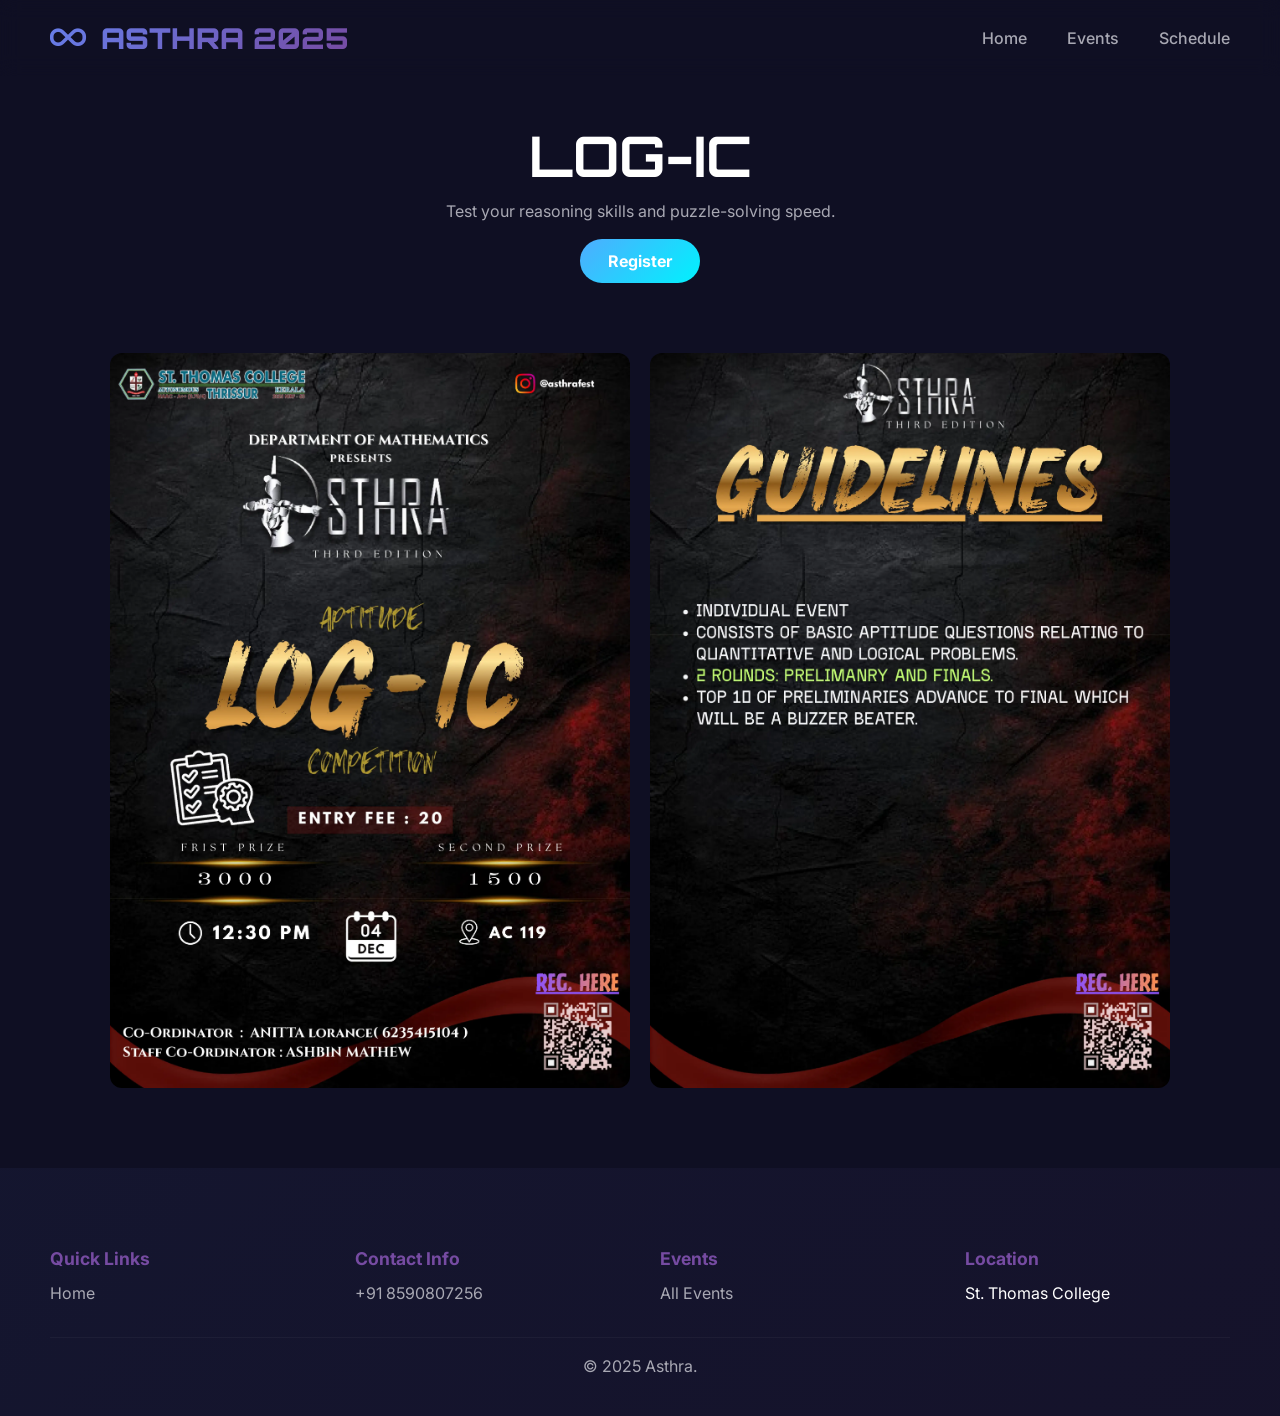
<file: logic.html>
<!DOCTYPE html>
<html lang="en">
<head>
    <meta charset="utf-8">
    <meta name="viewport" content="width=device-width, initial-scale=1">
    <title>LOG-IC — ASTHRA 2025</title>
    <link rel="stylesheet" href="https://cdnjs.cloudflare.com/ajax/libs/font-awesome/6.0.0/css/all.min.css">
    <link rel="stylesheet" href="style.css">
    <style>.event-container{padding:100px 20px 60px;max-width:1100px;margin:0 auto}.event-images{margin-top:30px}@media(max-width:480px){.event-container{padding-top:80px}}</style>
</head>
<body>
    <nav class="nav-container">
        <div class="nav-wrapper">
            <div class="logo-container"><i class="fas fa-infinity"></i> ASTHRA 2025</div>
            <div class="nav-menu"><a href="index.html" class="nav-link">Home</a><a href="index.html#events" class="nav-link">Events</a><a href="index.html#schedule" class="nav-link">Schedule</a></div>
            <div class="menu-toggle"><span></span><span></span><span></span></div>
        </div>
    </nav>
    <main>
        <section class="event-hero"><h1>LOG-IC</h1><p>Test your reasoning skills and puzzle-solving speed.</p><div class="event-actions"><a class="register-btn" href="https://docs.google.com/forms/d/e/1FAIpQLSfMDnSdE1jTVk_lWYoyHH0kWGlOLfDjdZ1eO4SLAZ0kV4Ul2w/viewform?usp=dialog">Register</a></div></section>
        <section class="event-images">
            <picture>
              <source type="image/webp"
                  srcset="logic-480.webp 480w, logic-800.webp 800w, logic-1200.webp 1200w"
                  sizes="(max-width:600px) 480px, 800px">
              <img src="logic-800.webp" alt="Logic image 1" class="event-image" loading="lazy">
            </picture>
            <picture>
              <source type="image/webp"
                  srcset="logic-2-480.webp 480w, logic-2-800.webp 800w, logic-2-1200.webp 1200w"
                  sizes="(max-width:600px) 480px, 800px">
              <img src="logic-2-800.webp" alt="Logic image 2" class="event-image" loading="lazy">
            </picture>
        </section>
    </main>
    <footer class="footer"><div class="footer-content"><div class="footer-column"><h4>Quick Links</h4><ul class="footer-links"><li><a href="index.html">Home</a></li></ul></div><div class="footer-column"><h4>Contact Info</h4><ul class="footer-links"><li><a href="#">+91 8590807256
</a></li></ul></div><div class="footer-column"><h4>Events</h4><ul class="footer-links"><li><a href="index.html#events">All Events</a></li></ul></div><div class="footer-column"><h4>Location</h4><ul class="footer-links"><li>St. Thomas College</li></ul></div></div><div class="footer-bottom">&copy; 2025 Asthra.</div></footer>
</body>
</html>
</file>
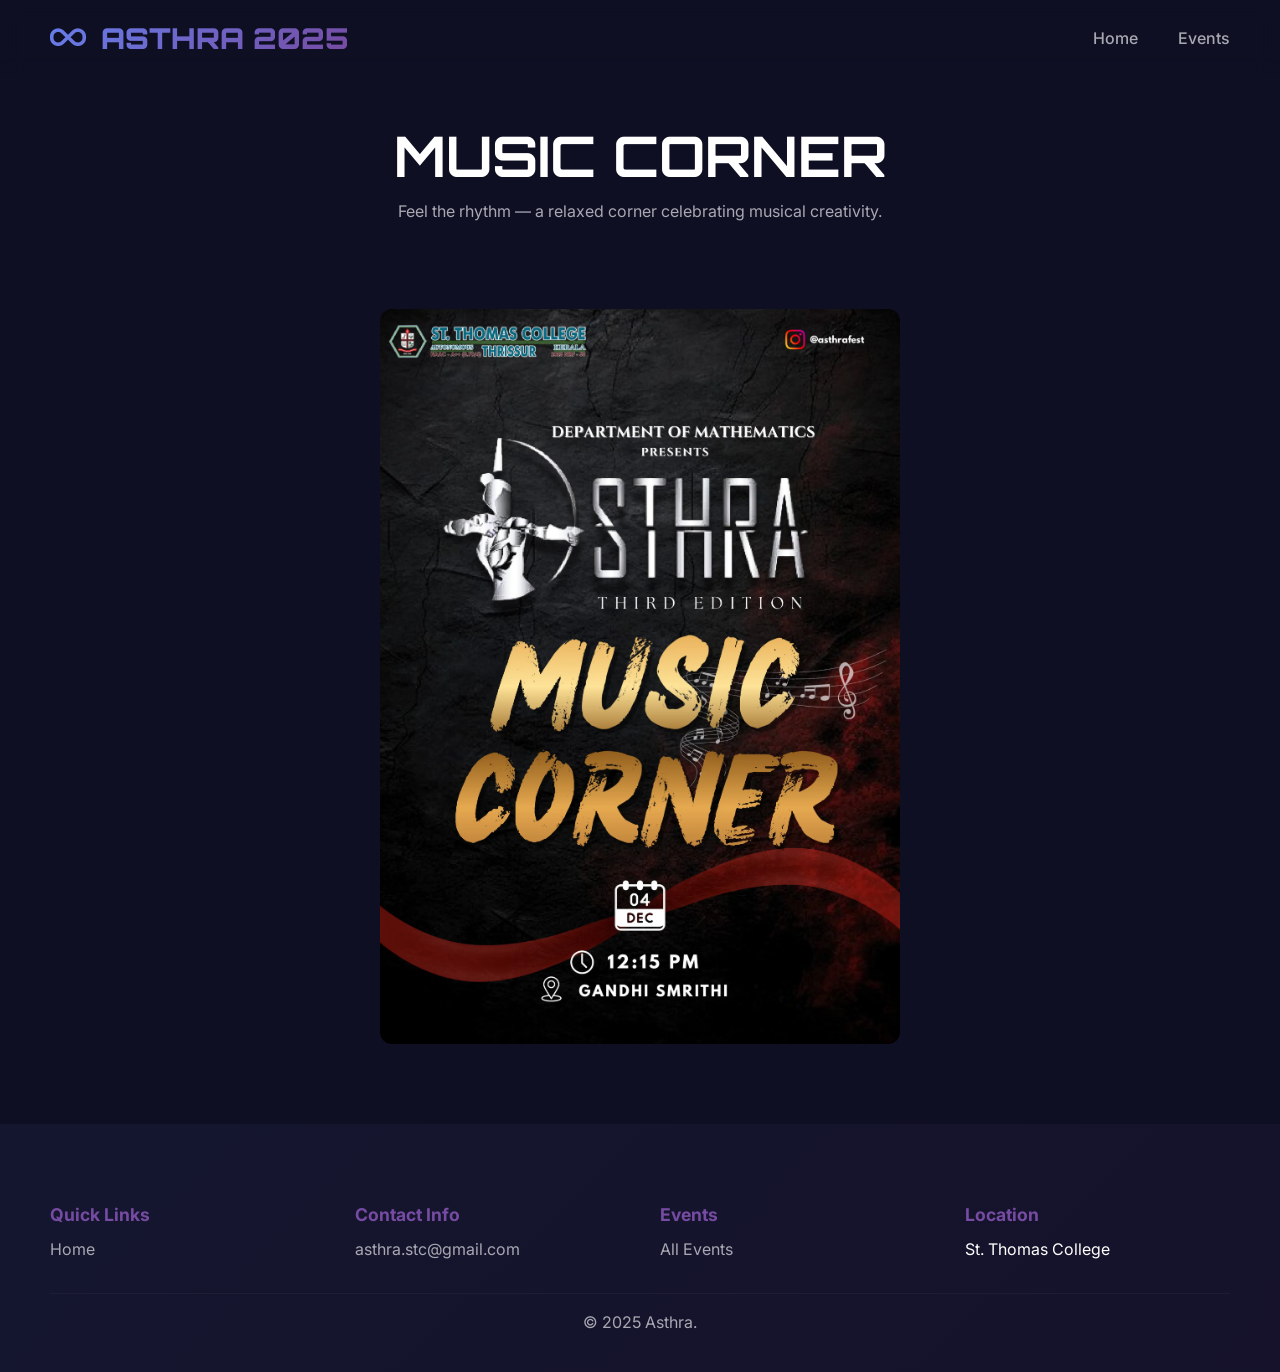
<file: music-corner.html>
<!DOCTYPE html>
<html lang="en">
<head>
  <meta charset="utf-8">
  <meta name="viewport" content="width=device-width, initial-scale=1">
  <title>MUSIC CORNER — ASTHRA 2025</title>
  <link rel="stylesheet" href="https://cdnjs.cloudflare.com/ajax/libs/font-awesome/6.0.0/css/all.min.css">
  <link rel="stylesheet" href="style.css">
  <style>.event-container{padding:100px 20px 60px;max-width:1100px;margin:0 auto}.event-images{margin-top:30px}@media(max-width:480px){.event-container{padding-top:80px}}</style>
</head>
<body>
  <nav class="nav-container"><div class="nav-wrapper"><div class="logo-container"><i class="fas fa-infinity"></i> ASTHRA 2025</div><div class="nav-menu"><a href="index.html" class="nav-link">Home</a><a href="index.html#events" class="nav-link">Events</a></div><div class="menu-toggle"><span></span><span></span><span></span></div></div></nav>
  <main>
    <section class="event-hero"><h1>MUSIC CORNER</h1><p>Feel the rhythm — a relaxed corner celebrating musical creativity.</p><div class="event-actions"></div></section>
    <section class="event-images">
      <picture>
        <source type="image/webp"
                srcset="music-480.webp 480w, music-800.webp 800w, music-1200.webp 1200w"
                sizes="(max-width:600px) 480px, 800px">
        <img src="music-800.webp" alt="Music image 1" class="event-image" loading="lazy">
      </picture>
    </section>
  </main>
  <footer class="footer"><div class="footer-content"><div class="footer-column"><h4>Quick Links</h4><ul class="footer-links"><li><a href="index.html">Home</a></li></ul></div><div class="footer-column"><h4>Contact Info</h4><ul class="footer-links"><li><a href="mailto:asthra.stc@gmail.com"> asthra.stc@gmail.com</a></li></ul></div><div class="footer-column"><h4>Events</h4><ul class="footer-links"><li><a href="index.html#events">All Events</a></li></ul></div><div class="footer-column"><h4>Location</h4><ul class="footer-links"><li>St. Thomas College</li></ul></div></div><div class="footer-bottom">&copy; 2025 Asthra.</div></footer>
</body>
</html>
</file>
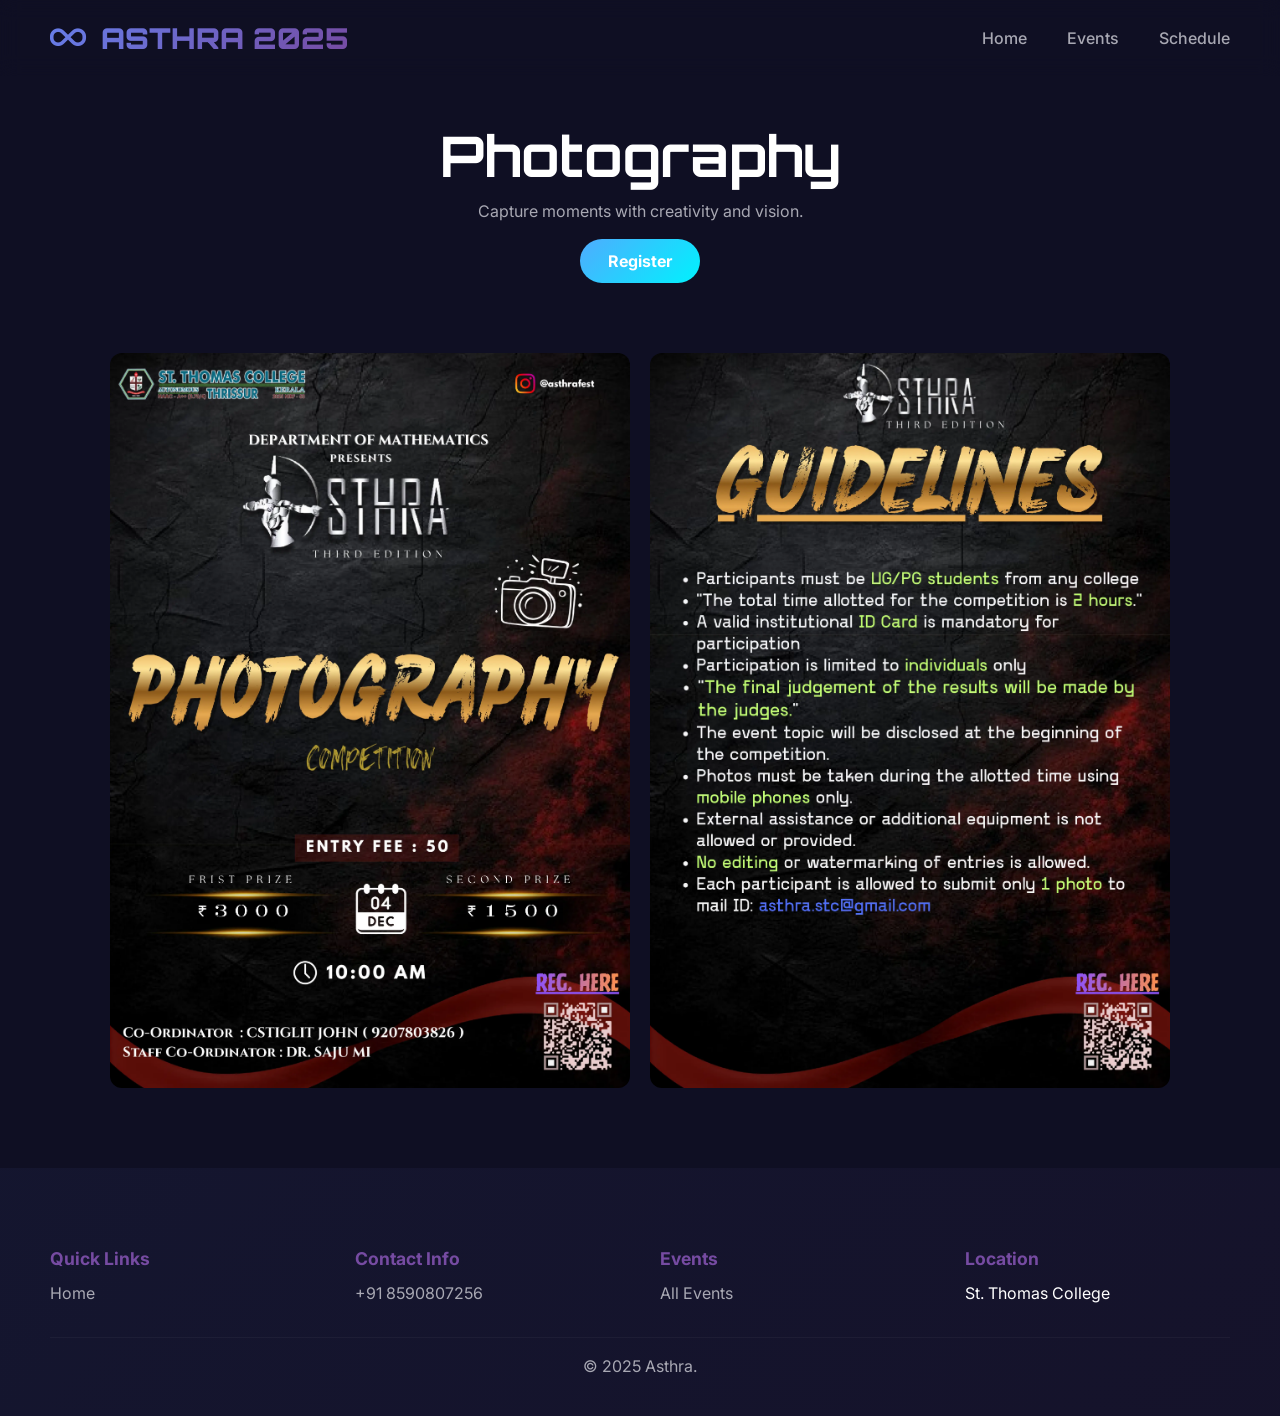
<file: photography.html>
<!DOCTYPE html>
<html lang="en">
<head>
    <meta charset="utf-8">
    <meta name="viewport" content="width=device-width, initial-scale=1">
    <title>LOG-IC — ASTHRA 2025</title>
    <link rel="stylesheet" href="https://cdnjs.cloudflare.com/ajax/libs/font-awesome/6.0.0/css/all.min.css">
    <link rel="stylesheet" href="style.css">
    <style>.event-container{padding:100px 20px 60px;max-width:1100px;margin:0 auto}.event-images{margin-top:30px}@media(max-width:480px){.event-container{padding-top:80px}}</style>
</head>
<body>
    <nav class="nav-container">
        <div class="nav-wrapper">
            <div class="logo-container"><i class="fas fa-infinity"></i> ASTHRA 2025</div>
            <div class="nav-menu"><a href="index.html" class="nav-link">Home</a><a href="index.html#events" class="nav-link">Events</a><a href="index.html#schedule" class="nav-link">Schedule</a></div>
            <div class="menu-toggle"><span></span><span></span><span></span></div>
        </div>
    </nav>
    <main>
        <section class="event-hero"><h1>Photography</h1><p>Capture moments with creativity and vision.</p><div class="event-actions"><a class="register-btn" href="https://docs.google.com/forms/d/e/1FAIpQLSfMDnSdE1jTVk_lWYoyHH0kWGlOLfDjdZ1eO4SLAZ0kV4Ul2w/viewform?usp=dialog">Register</a></div></section>
        <section class="event-images">
            <picture>
              <source type="image/webp"
                  srcset="photo-480.webp 480w, photo-800.webp 800w, photo-1200.webp 1200w"
                  sizes="(max-width:600px) 480px, 800px">
              <img src="photo-800.webp" alt="Photography image 1" class="event-image" loading="lazy">
            </picture>
            <picture>
              <source type="image/webp"
                  srcset="photo-2-480.webp 480w, photo-2-800.webp 800w, photo-2-1200.webp 1200w"
                  sizes="(max-width:600px) 480px, 800px">
              <img src="photo-2-800.webp" alt="Photography image 2" class="event-image" loading="lazy">
            </picture>
        </section>
    </main>
    <footer class="footer"><div class="footer-content"><div class="footer-column"><h4>Quick Links</h4><ul class="footer-links"><li><a href="index.html">Home</a></li></ul></div><div class="footer-column"><h4>Contact Info</h4><ul class="footer-links"><li><a href="#">+91 8590807256
</a></li></ul></div><div class="footer-column"><h4>Events</h4><ul class="footer-links"><li><a href="index.html#events">All Events</a></li></ul></div><div class="footer-column"><h4>Location</h4><ul class="footer-links"><li>St. Thomas College</li></ul></div></div><div class="footer-bottom">&copy; 2025 Asthra.</div></footer>
</body>
</html>
</file>
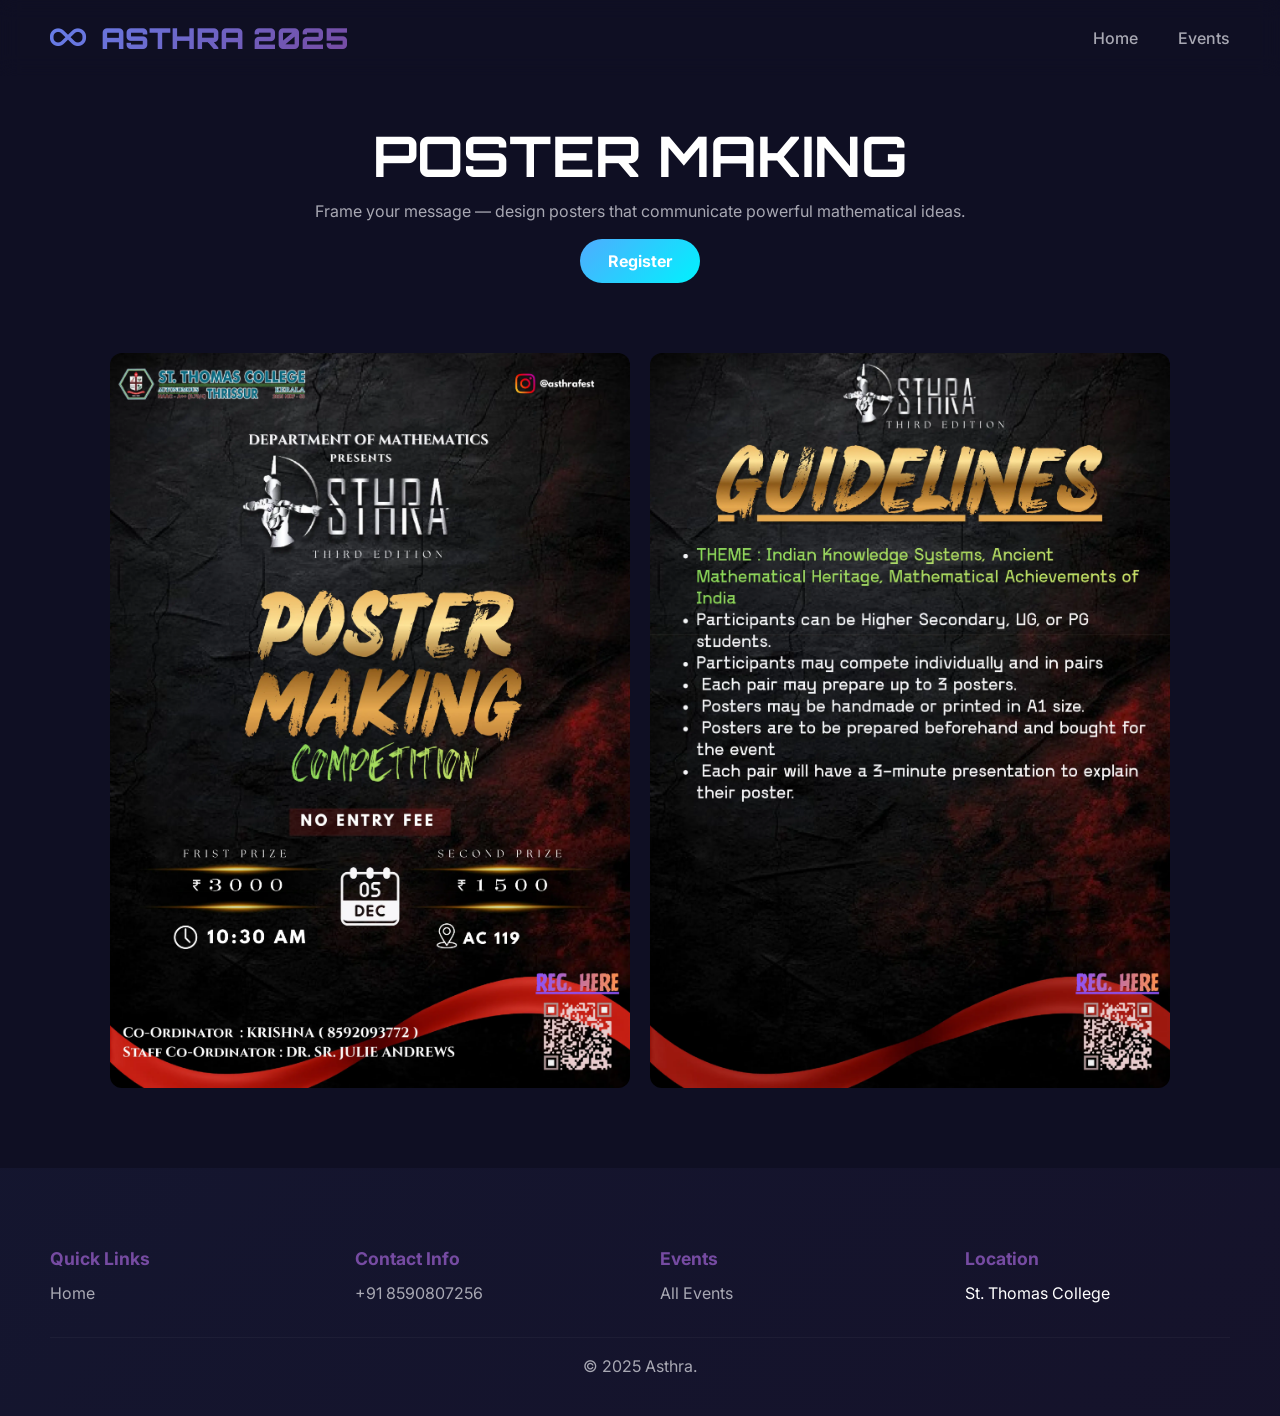
<file: poster-making.html>
<!DOCTYPE html>
<html lang="en">
<head>
  <meta charset="utf-8">
  <meta name="viewport" content="width=device-width, initial-scale=1">
  <title>POSTER MAKING — ASTHRA 2025</title>
  <link rel="stylesheet" href="https://cdnjs.cloudflare.com/ajax/libs/font-awesome/6.0.0/css/all.min.css">
  <link rel="stylesheet" href="style.css">
  <style>.event-container{padding:100px 20px 60px;max-width:1100px;margin:0 auto}.event-images{margin-top:30px}@media(max-width:480px){.event-container{padding-top:80px}}</style>
</head>
<body>
  <nav class="nav-container"><div class="nav-wrapper"><div class="logo-container"><i class="fas fa-infinity"></i> ASTHRA 2025</div><div class="nav-menu"><a href="index.html" class="nav-link">Home</a><a href="index.html#events" class="nav-link">Events</a></div><div class="menu-toggle"><span></span><span></span><span></span></div></div></nav>
  <main>
    <section class="event-hero"><h1>POSTER MAKING</h1><p>Frame your message — design posters that communicate powerful mathematical ideas.</p><div class="event-actions"><a class="register-btn" href="https://docs.google.com/forms/d/e/1FAIpQLSfMDnSdE1jTVk_lWYoyHH0kWGlOLfDjdZ1eO4SLAZ0kV4Ul2w/viewform?usp=dialog">Register</a></div></section>
    <section class="event-images">
      <picture>
        <source type="image/webp"
                srcset="poster-480.webp 480w, poster-800.webp 800w, poster-1200.webp 1200w"
                sizes="(max-width:600px) 480px, 800px">
        <img src="poster-800.webp" alt="Poster image 1" class="event-image" loading="lazy">
      </picture>
      <picture>
        <source type="image/webp"
                srcset="poster-2-480.webp 480w, poster-2-800.webp 800w, poster-2-1200.webp 1200w"
                sizes="(max-width:600px) 480px, 800px">
        <img src="poster-2-800.webp" alt="Poster image 2" class="event-image" loading="lazy">
      </picture>
    </section>
  </main>
  <footer class="footer"><div class="footer-content"><div class="footer-column"><h4>Quick Links</h4><ul class="footer-links"><li><a href="index.html">Home</a></li></ul></div><div class="footer-column"><h4>Contact Info</h4><ul class="footer-links"><li><a href="#">+91 8590807256
</a></li></ul></div><div class="footer-column"><h4>Events</h4><ul class="footer-links"><li><a href="index.html#events">All Events</a></li></ul></div><div class="footer-column"><h4>Location</h4><ul class="footer-links"><li>St. Thomas College</li></ul></div></div><div class="footer-bottom">&copy; 2025 Asthra.</div></footer>
</body>
</html>
</file>
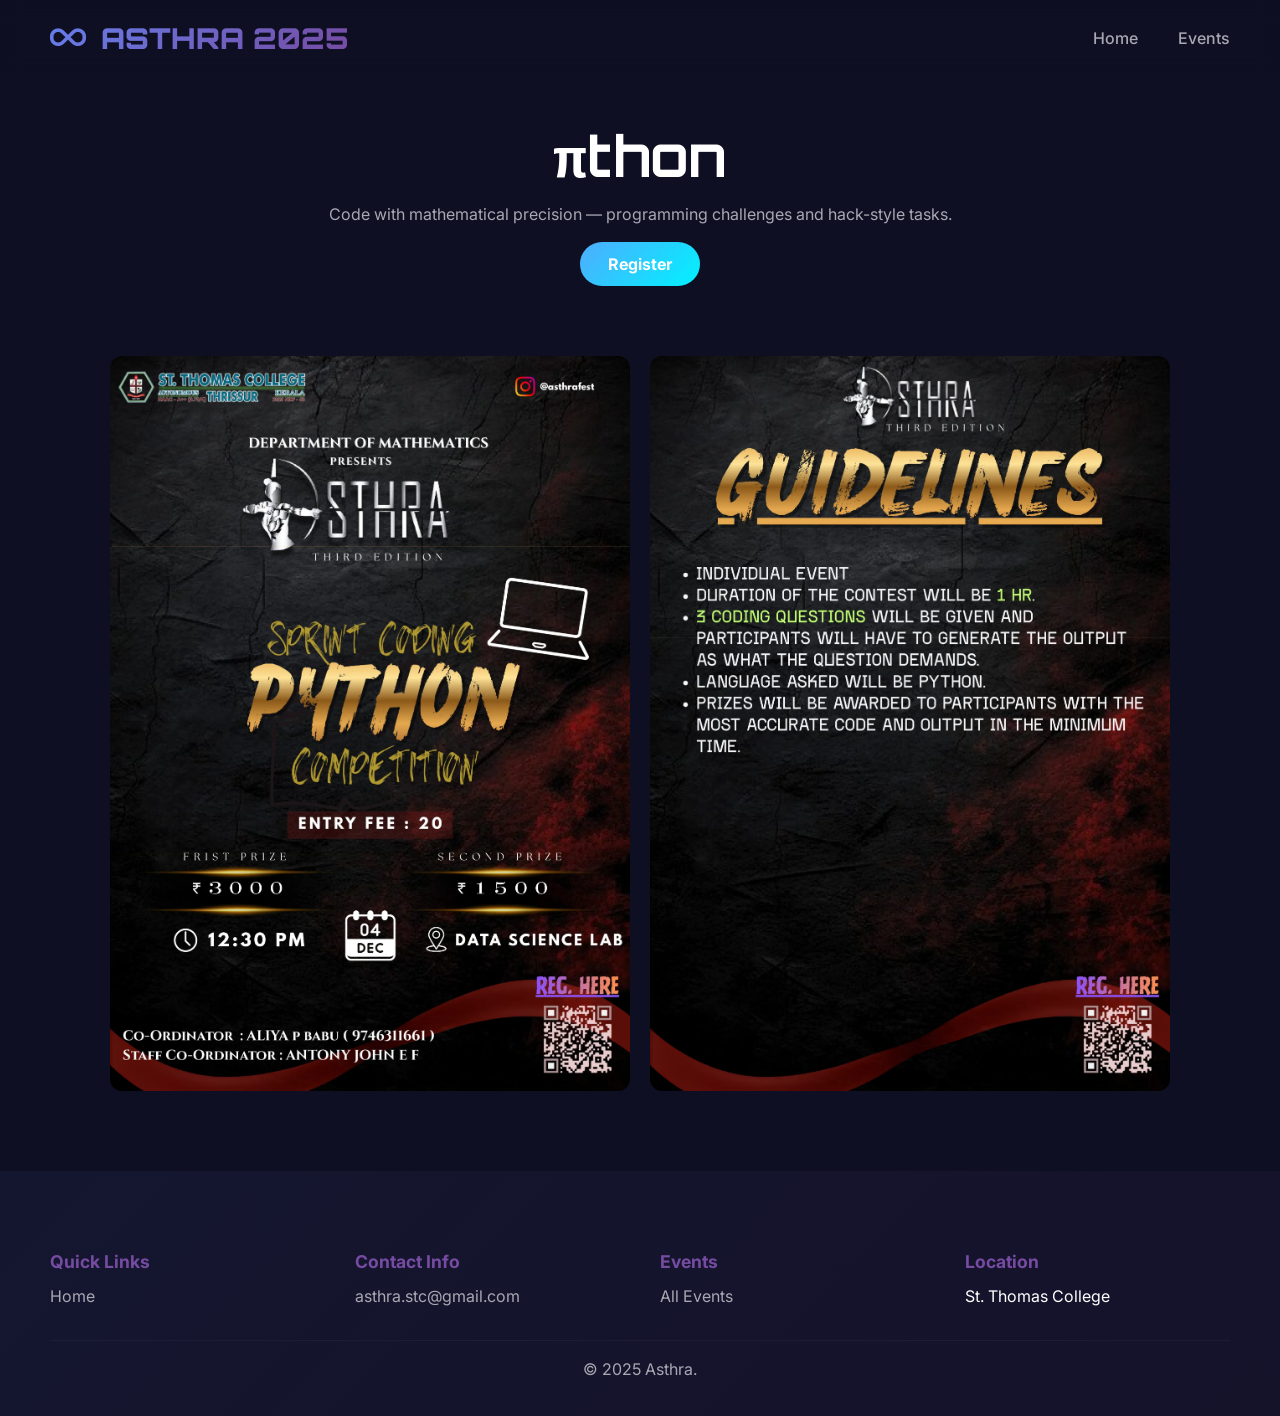
<file: python-challenge.html>
<!DOCTYPE html>
<html lang="en">
<head>
  <meta charset="utf-8">
  <meta name="viewport" content="width=device-width, initial-scale=1">
  <title>πthon — ASTHRA 2025</title>
  <link rel="stylesheet" href="https://cdnjs.cloudflare.com/ajax/libs/font-awesome/6.0.0/css/all.min.css">
  <link rel="stylesheet" href="style.css">
  <style>.event-container{padding:100px 20px 60px;max-width:1100px;margin:0 auto}.event-images{margin-top:30px}@media(max-width:480px){.event-container{padding-top:80px}}</style>
</head>
<body>
  <nav class="nav-container"><div class="nav-wrapper"><div class="logo-container"><i class="fas fa-infinity"></i> ASTHRA 2025</div><div class="nav-menu"><a href="index.html" class="nav-link">Home</a><a href="index.html#events" class="nav-link">Events</a></div><div class="menu-toggle"><span></span><span></span><span></span></div></div></nav>
  <main>
    <section class="event-hero"><h1>πthon</h1><p>Code with mathematical precision — programming challenges and hack-style tasks.</p><div class="event-actions"><a class="register-btn" href="https://docs.google.com/forms/d/e/1FAIpQLSfMDnSdE1jTVk_lWYoyHH0kWGlOLfDjdZ1eO4SLAZ0kV4Ul2w/viewform?usp=dialog">Register</a></div></section>
    <section class="event-images">
      <picture>
        <source type="image/webp"
                srcset="python-480.webp 480w, python-800.webp 800w, python-1200.webp 1200w"
                sizes="(max-width:600px) 480px, 800px">
        <img src="python-800.webp" alt="Python image 1" class="event-image" loading="lazy">
      </picture>
      <picture>
        <source type="image/webp"
                srcset="python-2-480.webp 480w, python-2-800.webp 800w, python-2-1200.webp 1200w"
                sizes="(max-width:600px) 480px, 800px">
        <img src="python-2-800.webp" alt="Python image 2" class="event-image" loading="lazy">
      </picture>
    </section>
  </main>
  <footer class="footer"><div class="footer-content"><div class="footer-column"><h4>Quick Links</h4><ul class="footer-links"><li><a href="index.html">Home</a></li></ul></div><div class="footer-column"><h4>Contact Info</h4><ul class="footer-links"><li><a href="mailto:asthra.stc@gmail.com"> asthra.stc@gmail.com</a></li></ul></div><div class="footer-column"><h4>Events</h4><ul class="footer-links"><li><a href="index.html#events">All Events</a></li></ul></div><div class="footer-column"><h4>Location</h4><ul class="footer-links"><li>St. Thomas College</li></ul></div></div><div class="footer-bottom">&copy; 2025 Asthra.</div></footer>
</body>
</html>
</file>
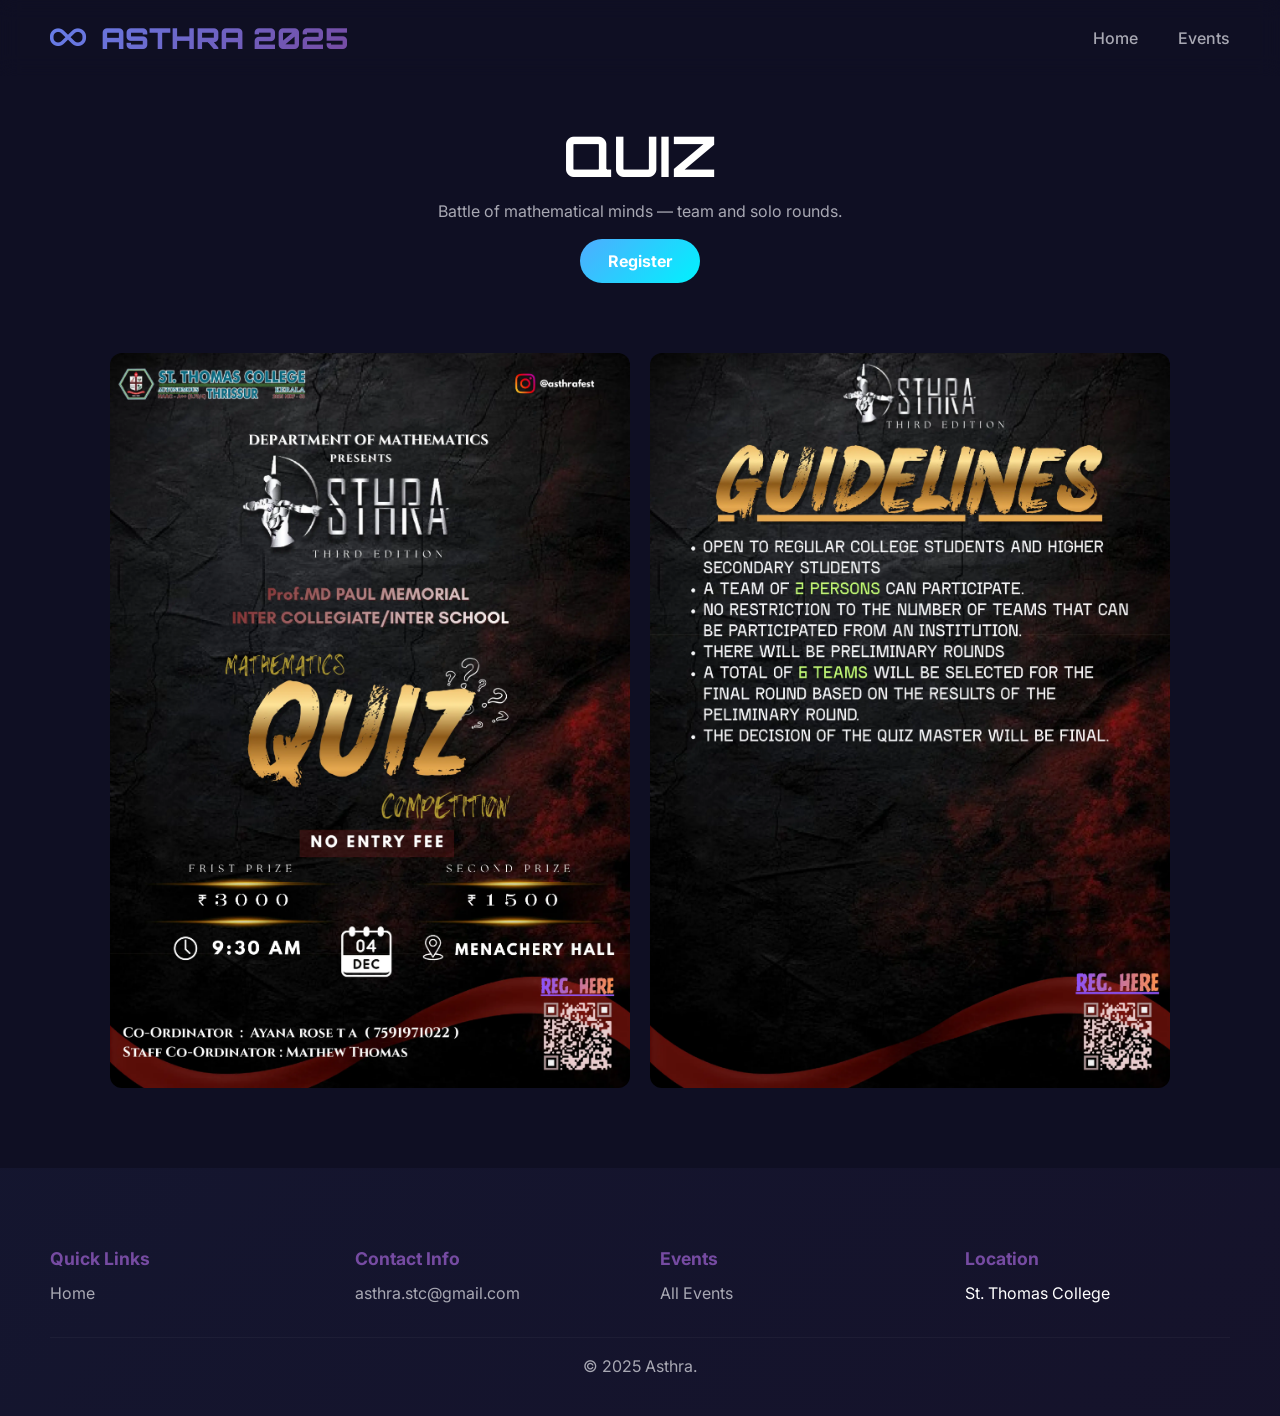
<file: quiz.html>
<!DOCTYPE html>
<html lang="en">
<head>
  <meta charset="utf-8">
  <meta name="viewport" content="width=device-width, initial-scale=1">
  <title>QUIZ — ASTHRA 2025</title>
  <link rel="stylesheet" href="https://cdnjs.cloudflare.com/ajax/libs/font-awesome/6.0.0/css/all.min.css">
  <link rel="stylesheet" href="style.css">
  <style>.event-container{padding:100px 20px 60px;max-width:1100px;margin:0 auto}.event-images{margin-top:30px}@media(max-width:480px){.event-container{padding-top:80px}}</style>
</head>
<body>
  <nav class="nav-container"><div class="nav-wrapper"><div class="logo-container"><i class="fas fa-infinity"></i> ASTHRA 2025</div><div class="nav-menu"><a href="index.html" class="nav-link">Home</a><a href="index.html#events" class="nav-link">Events</a></div><div class="menu-toggle"><span></span><span></span><span></span></div></div></nav>
  <main>
    <section class="event-hero"><h1>QUIZ</h1><p>Battle of mathematical minds — team and solo rounds.</p><div class="event-actions"><a class="register-btn" href="https://docs.google.com/forms/d/e/1FAIpQLSfMDnSdE1jTVk_lWYoyHH0kWGlOLfDjdZ1eO4SLAZ0kV4Ul2w/viewform?usp=dialog">Register</a></div></section>
    <section class="event-images">
      <picture>
        <source type="image/webp"
                srcset="quiz-480.webp 480w, quiz-800.webp 800w, quiz-1200.webp 1200w"
                sizes="(max-width:600px) 480px, 800px">
        <img src="quiz-800.webp" alt="Quiz image 1" class="event-image" loading="lazy">
      </picture>
      <picture>
        <source type="image/webp"
                srcset="quiz-2-480.webp 480w, quiz-2-800.webp 800w, quiz-2-1200.webp 1200w"
                sizes="(max-width:600px) 480px, 800px">
        <img src="quiz-2-800.webp" alt="Quiz image 2" class="event-image" loading="lazy">
      </picture>
    </section>
  </main>
  <footer class="footer"><div class="footer-content"><div class="footer-column"><h4>Quick Links</h4><ul class="footer-links"><li><a href="index.html">Home</a></li></ul></div><div class="footer-column"><h4>Contact Info</h4><ul class="footer-links"><li><a href="mailto:asthra.stc@gmail.com"> asthra.stc@gmail.com</a></li></ul></div><div class="footer-column"><h4>Events</h4><ul class="footer-links"><li><a href="index.html#events">All Events</a></li></ul></div><div class="footer-column"><h4>Location</h4><ul class="footer-links"><li>St. Thomas College</li></ul></div></div><div class="footer-bottom">&copy; 2025 Asthra.</div></footer>
</body>
</html>
</file>
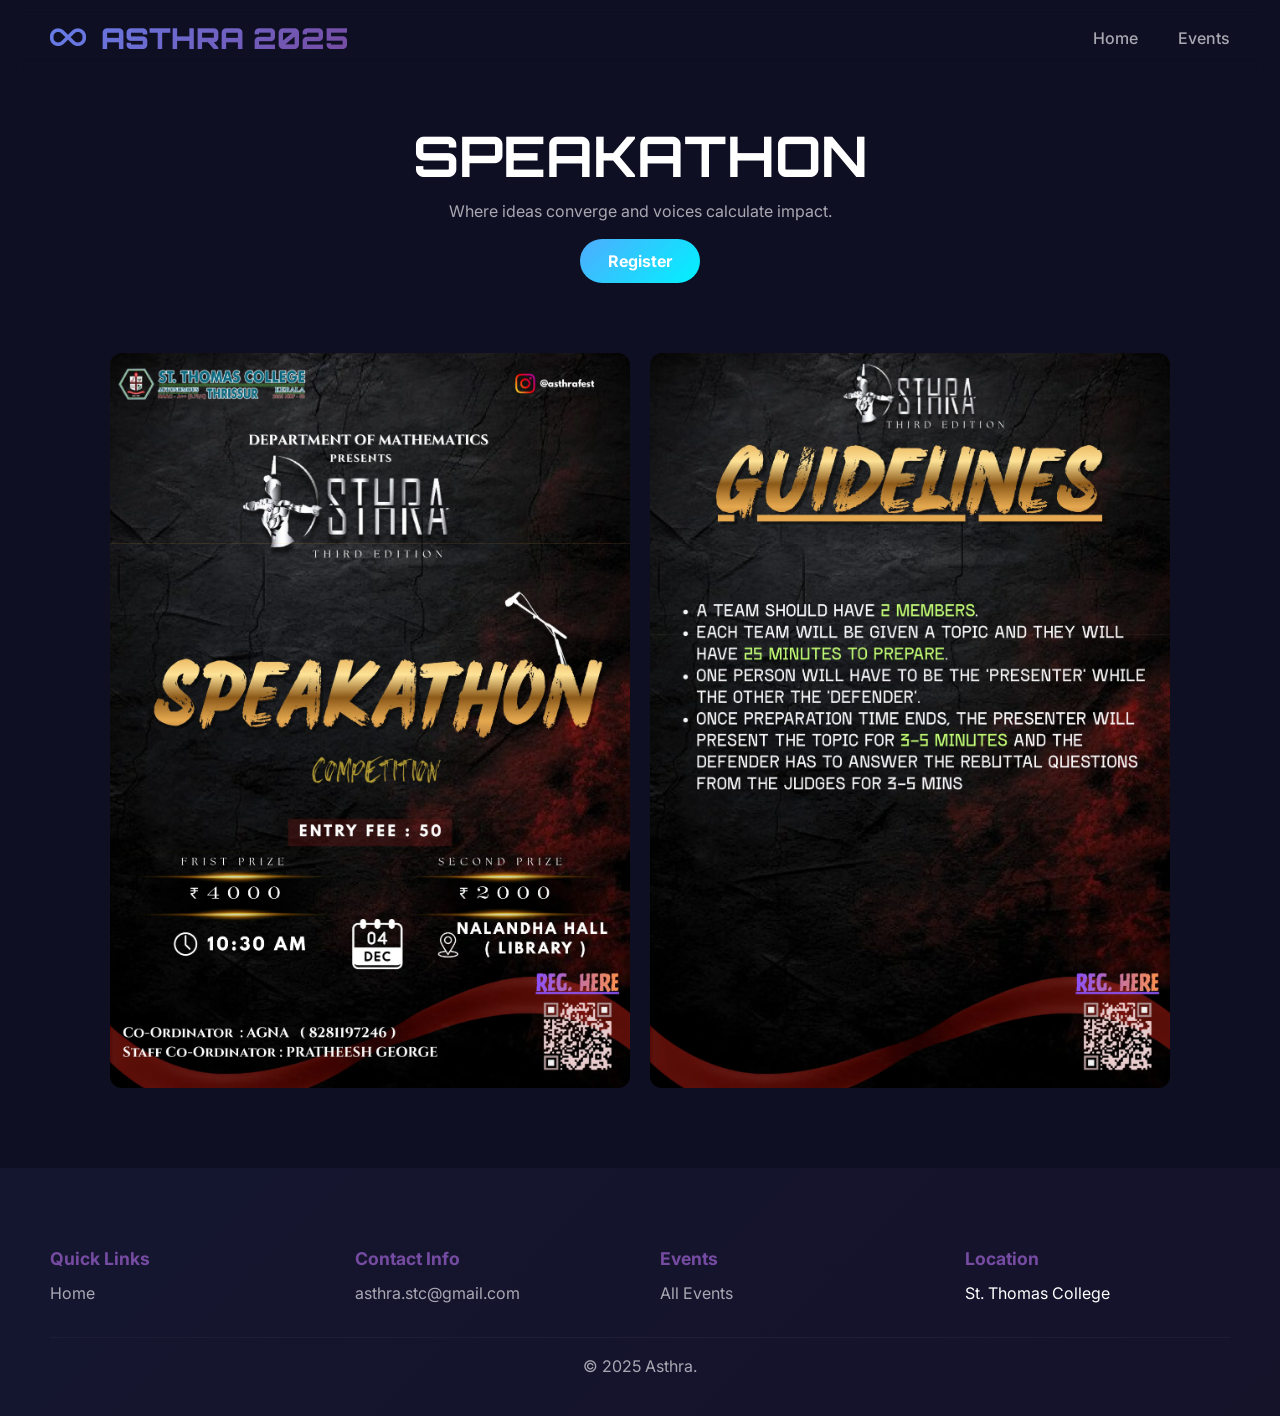
<file: speakathon.html>
<!DOCTYPE html>
<html lang="en">
<head>
  <meta charset="utf-8">
  <meta name="viewport" content="width=device-width, initial-scale=1">
  <title>SPEAKATHON — ASTHRA 2025</title>
  <link rel="stylesheet" href="https://cdnjs.cloudflare.com/ajax/libs/font-awesome/6.0.0/css/all.min.css">
  <link rel="stylesheet" href="style.css">
  <style>.event-container{padding:100px 20px 60px;max-width:1100px;margin:0 auto}.event-images{margin-top:30px}@media(max-width:480px){.event-container{padding-top:80px}}</style>
</head>
<body>
  <nav class="nav-container"><div class="nav-wrapper"><div class="logo-container"><i class="fas fa-infinity"></i> ASTHRA 2025</div><div class="nav-menu"><a href="index.html" class="nav-link">Home</a><a href="index.html#events" class="nav-link">Events</a></div><div class="menu-toggle"><span></span><span></span><span></span></div></div></nav>
  <main>
    <section class="event-hero"><h1>SPEAKATHON</h1><p>Where ideas converge and voices calculate impact.</p><div class="event-actions"><a class="register-btn" href="https://docs.google.com/forms/d/e/1FAIpQLSfMDnSdE1jTVk_lWYoyHH0kWGlOLfDjdZ1eO4SLAZ0kV4Ul2w/viewform?usp=dialog">Register</a></div></section>
    <section class="event-images">
      <picture>
        <source type="image/webp"
                srcset="speakathon-480.webp 480w, speakathon-800.webp 800w, speakathon-1200.webp 1200w"
                sizes="(max-width:600px) 480px, 800px">
        <img src="speakathon-800.webp" alt="Speakathon image 1" class="event-image" loading="lazy">
      </picture>
      <picture>
        <source type="image/webp"
                srcset="speakathon-2-480.webp 480w, speakathon-2-800.webp 800w, speakathon-2-1200.webp 1200w"
                sizes="(max-width:600px) 480px, 800px">
        <img src="speakathon-2-800.webp" alt="Speakathon image 2" class="event-image" loading="lazy">
      </picture>
    </section>
  </main>
  <footer class="footer"><div class="footer-content"><div class="footer-column"><h4>Quick Links</h4><ul class="footer-links"><li><a href="index.html">Home</a></li></ul></div><div class="footer-column"><h4>Contact Info</h4><ul class="footer-links"><li><a href="mailto:asthra.stc@gmail.com"> asthra.stc@gmail.com</a></li></ul></div><div class="footer-column"><h4>Events</h4><ul class="footer-links"><li><a href="index.html#events">All Events</a></li></ul></div><div class="footer-column"><h4>Location</h4><ul class="footer-links"><li>St. Thomas College</li></ul></div></div><div class="footer-bottom">&copy; 2025 Asthra.</div></footer>
</body>
</html>
</file>
<file: style.css>
@import url('https://fonts.googleapis.com/css2?family=Orbitron:wght@400;700;900&family=Inter:wght@300;400;500;600;700&display=swap');

:root {
    --primary-gradient: linear-gradient(135deg, #667eea 0%, #764ba2 100%);
    --secondary-gradient: linear-gradient(135deg, #f093fb 0%, #f5576c 100%);
    --accent-gradient: linear-gradient(135deg, #4facfe 0%, #00f2fe 100%);
    --dark-bg: #0f0f23;
    --glass-bg: rgba(255, 255, 255, 0.05);
    --text-primary: #ffffff;
    --text-secondary: #a8a8b3;
    --neon-purple: #764ba2;
    --neon-pink: #f093fb;
    --neon-cyan: #4facfe;
}

* {
    margin: 0;
    padding: 0;
    box-sizing: border-box;
}

body {
    font-family: 'Inter', sans-serif;
    background: var(--dark-bg);
    color: var(--text-primary);
    overflow-x: hidden;
}

/* Remove browser default link styling (blue + underline) so links inherit color
   and use component-specific styles instead */
a, a:visited { color: inherit; text-decoration: none; }
a:hover, a:active, a:focus { color: inherit; text-decoration: none; outline: none; }


/* Make particle canvas cover the entire viewport and sit behind content */
#particles-canvas {
    position: fixed;
    top: 0;
    left: 0;
    width: 100%;
    height: 100%;
    z-index: 0;
    pointer-events: none;
    display: block;
}

/* Ensure sections overlay the particle canvas */
section, .footer, .events-container, .about-content, .schedule-container, .social-container {
    position: relative;
    z-index: 2;
}

/* Re-used site styles (extracted from index.html) */
/* Custom Cursor (hidden on touch via media queries in the main CSS) */
.cursor { width: 20px; height: 20px; border: 2px solid var(--neon-cyan); border-radius: 50%; position: fixed; transform: translate(-50%, -50%); pointer-events: none; transition: all 0.1s ease; z-index: 9999; mix-blend-mode: difference; }
.cursor-follower { width: 40px; height: 40px; background: rgba(79, 172, 254, 0.1); border-radius: 50%; position: fixed; transform: translate(-50%, -50%); pointer-events: none; transition: all 0.3s ease; z-index: 9998; }

/* Modern Navigation */
.nav-container { position: fixed; top: 0; left: 0; width: 100%; padding: 20px 50px; z-index: 1000; backdrop-filter: blur(10px); transition: all 0.3s ease; background: rgba(15, 15, 35, 0.8); }
.nav-wrapper { display: flex; justify-content: space-between; align-items: center; max-width: 1400px; margin: 0 auto; }
.logo-container { display: flex; align-items: center; gap: 15px; font-family: 'Orbitron', monospace; font-weight: 900; font-size: 1.8rem; background: var(--primary-gradient); -webkit-background-clip: text; background-clip: text; -webkit-text-fill-color: transparent; }
.nav-menu { display: flex; gap: 40px; align-items: center; }
.nav-link { color: var(--text-secondary); text-decoration: none; font-weight: 500; position: relative; transition: all 0.3s ease; padding: 5px 0; }
.nav-cta { background: var(--accent-gradient); padding: 12px 30px; border-radius: 50px; color: white; text-decoration: none; font-weight: 600; transition: all 0.3s ease; box-shadow: 0 10px 30px rgba(79, 172, 254, 0.3); }
.menu-toggle { display: none; flex-direction: column; gap: 4px; cursor: pointer; padding: 5px; }
.menu-toggle span { width: 25px; height: 3px; background: var(--text-primary); transition: all 0.3s ease; }

/* Event content helpers used on event pages */
.event-hero { padding: 120px 20px 40px; text-align: center; max-width: 1100px; margin: 0 auto; }
.event-hero h1 { font-family: 'Orbitron', monospace; font-size: clamp(2rem, 6vw, 3.5rem); margin-bottom: 10px; }
.event-hero p { color: var(--text-secondary); margin-bottom: 18px; }
.event-actions { display: flex; gap: 12px; justify-content: center; flex-wrap: wrap; }
.event-images { display: flex; gap: 20px; justify-content: center; align-items: stretch; flex-wrap: wrap; max-width: 1100px; margin: 0 auto 80px; padding: 0 20px; }
.event-images img { width: 100%; max-width: 520px; height: auto; border-radius: 12px; object-fit: cover; display: block; }
.register-btn { padding: 12px 28px; border-radius: 50px; background: var(--accent-gradient); color: #fff; text-decoration: none; font-weight: 700; }

@media (max-width: 768px) { .event-images { flex-direction: column; gap: 16px; } .event-hero { padding-top: 90px; } .menu-toggle { display: flex; } .nav-menu { display: none; } }

/* Footer helpers */
.footer { padding: 80px 50px 40px; background: linear-gradient(135deg, rgba(102, 126, 234, 0.06) 0%, rgba(118, 75, 162, 0.06) 100%); }

/* Footer layout */
.footer-content { max-width: 1200px; margin: 0 auto 24px; display: grid; grid-template-columns: repeat(4, 1fr); gap: 40px; align-items: start; }
.footer-column h4 { font-size: 1.1rem; color: var(--neon-purple); margin-bottom: 14px; font-weight: 700; }
.footer-links { list-style: none; }
.footer-links li { margin: 10px 0; }
.footer-links a { color: var(--text-secondary); text-decoration: none; display: inline-flex; align-items: center; gap: 10px; }
.footer-links a i { color: var(--neon-cyan); width: 18px; display: inline-block; }
.footer-bottom { border-top: 1px solid rgba(255,255,255,0.04); padding-top: 18px; text-align: center; color: var(--text-secondary); }
.footer-bottom p { margin: 0; }

/* Footer responsive adjustments */
@media (max-width: 1024px) {
    .footer-content { grid-template-columns: repeat(2, 1fr); gap: 30px; }
}
@media (max-width: 768px) {
    .footer-content { grid-template-columns: 1fr; text-align: left; }
    .footer { padding: 40px 20px; }
}

/* Hero and main layout styles */
.hero-section { min-height: 100vh; display: flex; position: relative; overflow: hidden; padding-top: 40px; }
.hero-left { flex: 1; display: flex; flex-direction: column; justify-content: center; align-items: flex-start; padding: 0 50px; position: relative; z-index: 2; text-align: left; }
.hero-right { flex: 1; position: relative; overflow: hidden; display: flex; align-items: center; justify-content: center; }
.hero-badge { display: inline-flex; align-items: center; gap: 8px; padding: 8px 20px; background: var(--glass-bg); backdrop-filter: blur(10px); border: 1px solid rgba(255,255,255,0.1); border-radius:50px; margin-bottom:30px; font-size:0.9rem; color:var(--text-secondary); }
.hero-title { font-family: 'Orbitron', monospace; font-size: clamp(3rem, 8vw, 6rem); font-weight: 900; line-height: 1; margin-bottom: 20px; background: var(--primary-gradient); -webkit-background-clip: text; background-clip: text; -webkit-text-fill-color: transparent; }
.hero-subtitle { font-size: 1.3rem; color: var(--text-secondary); margin-bottom: 40px; }
.hero-info { display:flex; flex-wrap:wrap; gap:30px; margin-bottom:40px; align-items:center; }
.info-item { display:flex; align-items:center; gap:10px; color:var(--text-secondary); }
.info-item i { color:var(--neon-cyan); font-size:1.1rem; }
.hero-cta-group { display:flex; gap:20px; flex-wrap:wrap; justify-content:center; align-items:center; width:100%; }

/* Hero CTA buttons */
.btn-primary, .btn-secondary {
    border-radius: 50px;
    padding: 14px 36px;
    font-weight: 700;
    font-size: 1rem;
    cursor: pointer;
    transition: transform 180ms ease, box-shadow 200ms ease, background 200ms ease;
}

.btn-primary {
    background: var(--accent-gradient);
    color: #fff;
    border: none;
    box-shadow: 0 24px 60px rgba(79,172,254,0.12), 0 8px 30px rgba(79,172,254,0.08);
}
.btn-primary:hover { transform: translateY(-4px); box-shadow: 0 34px 90px rgba(79,172,254,0.16); }

.btn-secondary {
    background: transparent;
    color: #fff;
    border: 1.5px solid rgba(255,255,255,0.12);
    padding: 12px 34px;
    box-shadow: inset 0 -2px 12px rgba(0,0,0,0.25);
}
.btn-secondary:hover { background: rgba(255,255,255,0.02); transform: translateY(-2px); }

button:focus { outline: none; }

/* Geometric background shapes */
.geometric-bg { position:absolute; top:0; left:0; width:100%; height:100%; display:flex; align-items:center; justify-content:center; }
.geo-shape { position:absolute; background:var(--primary-gradient); opacity:0.1; }
.shape-1 { width:400px; height:400px; border-radius: 30% 70% 70% 30% / 30% 30% 70% 70%; top:-100px; right:-100px; animation: morph 15s ease-in-out infinite; }
.shape-2 { width:300px; height:300px; background:var(--secondary-gradient); clip-path: polygon(50% 0%, 0% 100%, 100% 100%); bottom:-50px; right:100px; animation: float 20s ease-in-out infinite; }
.shape-3 { width:200px; height:200px; background:var(--accent-gradient); border-radius:50%; top:50%; right:30%; animation: pulse 10s ease-in-out infinite; }
@keyframes morph { 0%,100%{ border-radius:30% 70% 70% 30% / 30% 30% 70% 70%; } 50%{ border-radius:70% 30% 30% 70% / 70% 70% 30% 30%; } }
@keyframes float { 0%,100%{ transform: translateY(0) rotate(0deg);} 50%{ transform: translateY(-30px) rotate(180deg);} }
@keyframes pulse { 0%,100%{ transform: scale(1); opacity:0.1; } 50%{ transform: scale(1.2); opacity:0.2; } }

/* About / Team */
.about-section { padding: 150px 50px; position: relative; background: linear-gradient(135deg, rgba(102,126,234,0.05) 0%, rgba(118,75,162,0.05) 100%); }
.section-header { text-align:center; margin-bottom:80px; }
.section-label { display:inline-block; padding:8px 20px; background:var(--glass-bg); backdrop-filter: blur(10px); border:1px solid rgba(255,255,255,0.1); border-radius:50px; margin-bottom:20px; font-size:0.9rem; color:var(--text-secondary); }
.section-title { font-family:'Orbitron', monospace; font-size: clamp(2rem,5vw,3.5rem); font-weight:700; background:var(--primary-gradient); -webkit-background-clip:text; background-clip:text; -webkit-text-fill-color:transparent; margin-bottom:20px; }
.about-content { display:grid; grid-template-columns:1fr 1fr; gap:80px; align-items:start; max-width:1200px; margin:0 auto; }
.about-text { font-size:1.1rem; line-height:1.8; color:var(--text-secondary); text-align:left; }
.team-grid { display:grid; grid-template-columns: repeat(2,1fr); gap:30px; }
.team-card { background:var(--glass-bg); backdrop-filter: blur(10px); border:1px solid rgba(255,255,255,0.1); border-radius:20px; padding:30px; text-align:center; display:flex; flex-direction:column; align-items:center; justify-content:center; }
.team-card:hover { transform: translateY(-10px); border-color: var(--neon-cyan); box-shadow: 0 20px 40px rgba(79,172,254,0.2); }
.team-icon { width:60px; height:60px; margin:0 auto 20px; background:var(--accent-gradient); border-radius:50%; display:flex; align-items:center; justify-content:center; font-size:1.5rem; }

/* Hexagon events grid */
.events-section { padding:150px 50px; position:relative; }
.events-container { max-width:1200px; margin:0 auto; }
.hexagon-grid { display:grid; grid-template-columns: repeat(3,1fr); gap:40px; margin-top:60px; justify-items:center; align-items:center; }
.hexagon-card { position:relative; width:100%; max-width:300px; height:300px; clip-path: polygon(30% 0%,70% 0%,100% 30%,100% 70%,70% 100%,30% 100%,0% 70%,0% 30%); background:var(--glass-bg); backdrop-filter: blur(10px); border:2px solid rgba(255,255,255,0.1); transition: all 0.3s ease; cursor:pointer; display:flex; align-items:center; justify-content:center; }
.hexagon-card:hover { transform: scale(1.05); border-color: var(--neon-cyan); box-shadow: 0 0 30px rgba(79,172,254,0.3); }
.hexagon-content { position:relative; text-align:center; padding:20px; display:flex; flex-direction:column; align-items:center; justify-content:center; }
.hexagon-icon { font-size:3rem; margin-bottom:15px; background:var(--accent-gradient); -webkit-background-clip:text; background-clip:text; -webkit-text-fill-color:transparent; }
.hexagon-title { font-size:1.3rem; font-weight:600; margin-bottom:10px; }
.hexagon-desc { color:var(--text-secondary); font-size:0.9rem; }

/* Schedule timeline */
.schedule-section { padding:150px 50px; background: linear-gradient(135deg, rgba(240,147,251,0.05) 0%, rgba(245,87,108,0.05) 100%); position:relative; }
.schedule-container { max-width:1000px; margin:0 auto; }
.day-tabs { display:flex; justify-content:center; gap:20px; margin-bottom:60px; flex-wrap:wrap; }
.day-tab { padding:15px 40px; background:var(--glass-bg); backdrop-filter: blur(10px); border:2px solid rgba(255,255,255,0.1); border-radius:50px; color:var(--text-secondary); cursor:pointer; font-weight:500; }
.day-tab.active { background: var(--secondary-gradient); border-color: transparent; color: white; }
.timeline { position: relative; padding: 20px 0; }
.timeline::before { content:''; position:absolute; left:50%; top:0; bottom:0; width:2px; background:var(--accent-gradient); transform: translateX(-50%); }
.timeline-item { position: relative; margin-bottom:50px; display:flex; align-items:center; }
.timeline-item:nth-child(odd) { flex-direction: row-reverse; }
.timeline-content { width:45%; background:var(--glass-bg); backdrop-filter: blur(10px); border:1px solid rgba(255,255,255,0.1); border-radius:20px; padding:30px; position:relative; transition: all 0.3s ease; }
.timeline-content:hover { transform: scale(1.02); border-color: var(--neon-pink); box-shadow: 0 15px 30px rgba(240,147,251,0.2); }
.timeline-dot { position:absolute; left:50%; transform: translateX(-50%); width:20px; height:20px; background:var(--secondary-gradient); border-radius:50%; border:4px solid var(--dark-bg); z-index:1; }
.timeline-time { position:absolute; top:50%; left:50%; transform: translate(-50%, -50%); background: var(--dark-bg); padding:5px 15px; border-radius:20px; font-weight:600; color:var(--neon-pink); white-space:nowrap; }
.timeline-title { font-size:1.3rem; font-weight:600; margin-bottom:10px; }
.timeline-venue { color:var(--text-secondary); display:flex; align-items:center; gap:8px; }

/* Social section */
.social-section { padding:150px 50px; position:relative; }
.social-container { max-width:1200px; margin:0 auto; display:grid; grid-template-columns:1fr 1fr; gap:80px; align-items:center; }
.social-content h3 { font-family: 'Orbitron', monospace; font-size: clamp(1.6rem, 3vw, 2rem); margin-bottom: 16px; color: var(--text-primary); }
.social-content p { color: var(--text-secondary); line-height:1.8; margin-bottom: 14px; }
    .social-stats { display:grid; grid-template-columns: repeat(2, minmax(0, 1fr)); gap:18px; margin-top:26px; }
    .stat-card { position:relative; background: linear-gradient(180deg, rgba(255,255,255,0.02), rgba(255,255,255,0.01)); border:1px solid rgba(255,255,255,0.06); padding:20px 22px; border-radius:18px; min-height:96px; display:flex; flex-direction:column; align-items:center; justify-content:center; box-shadow: 0 10px 40px rgba(2,6,20,0.6); }
.stat-number { font-size:1.25rem; font-weight:700; color: var(--neon-cyan); }
    .stat-number { font-size:2rem; font-weight:800; color: var(--neon-cyan); }
.stat-label { font-size:0.85rem; color: var(--text-secondary); margin-top:6px; }
    .social-visual { position:relative; width:100%; max-width:700px; /* responsive container */
        aspect-ratio: 14/10; /* preserve visual ratio (700x500) */
        background: linear-gradient(180deg, rgba(255,255,255,0.02), rgba(255,255,255,0.01)); backdrop-filter: blur(6px); border:1px solid rgba(255,255,255,0.04); border-radius:24px; overflow:hidden; display:flex; align-items:center; justify-content:center; }
    .social-visual::before { content:''; position:absolute; top:-20%; left:-10%; width:140%; height:140%; background: radial-gradient(circle at 30% 30%, rgba(79,172,254,0.18), transparent 30%), radial-gradient(circle at 70% 70%, rgba(240,147,251,0.12), transparent 30%); filter: blur(40px); opacity:0.9; transform: translateZ(0); }
    .social-visual img { width:100%; height:100%; object-fit:cover; display:block; border-radius:inherit; }
.social-icon { font-size:5.5rem; color: var(--neon-pink); position:relative; z-index:2; text-shadow: 0 8px 30px rgba(118,75,162,0.18); }
@keyframes rotate { 100% { transform: rotate(360deg); } }

/* Responsive rules */
@media (max-width: 1024px) {
    .nav-menu { gap: 20px; }
    .about-content { grid-template-columns: 1fr; gap:50px; }
    .hexagon-grid { grid-template-columns: repeat(2,1fr); }
    .social-container { grid-template-columns: 1fr; }
    .footer-content { grid-template-columns: repeat(2,1fr); }
}

@media (max-width: 768px) {
    .nav-container { padding: 12px 18px; }
    .nav-menu { display: none; }
    .menu-toggle { display: flex; }
    /* Move hero content further down on small screens so it feels visually centered in tall viewports */
    .hero-section { flex-direction: column; padding-top: 140px; }
    .hero-left, .hero-right { flex: none; width:100%; }
    .hero-left { padding: 50px 20px; align-items:center; text-align:center; }
    .hero-title { font-size: 3rem; text-align:center; }
    .hexagon-grid { grid-template-columns: 1fr; }
    .timeline::before { left: 30px; }
    .timeline-item { flex-direction: column !important; align-items: flex-start !important; padding-left: 60px; }
    .timeline-content { width: 100%; }
    .timeline-dot { left: 30px; }
    .timeline-time { left: 80px; transform: translateY(-50%); }
    .footer-content { grid-template-columns: 1fr; }

    /* Mobile timeline adjustments: place time above the event title */
    .timeline-item { padding-left: 0 !important; align-items: stretch !important; }
    .timeline-time { position: relative !important; left: auto !important; transform: none !important; margin: 0 0 10px 0 !important; order: -1 !important; align-self: flex-start !important; white-space: nowrap; }
    .timeline-dot { position: relative !important; left: auto !important; transform: none !important; margin: 6px 0 !important; order: 0 !important; align-self: flex-start !important; }
}

@media (max-width: 480px) {
    body { font-size: 15px; }
    .nav-container { padding: 10px 14px; }
    .logo-container { font-size: 1.4rem; }
    /* Keep hero slightly lower on very small screens as well */
    .hero-section { padding-top: 110px; }
    .hero-left { padding: 48px 16px; }
    .hero-title { font-size: clamp(2rem, 9vw, 3.5rem); }
    .hero-subtitle { font-size: 1rem; }
    .geometric-bg { display: none; }
    .hexagon-grid { grid-template-columns: 1fr; gap: 20px; }
    .about-section, .events-section, .schedule-section, .social-section { padding: 80px 20px; }
    .footer { padding: 40px 20px; }
    .cursor, .cursor-follower { display: none !important; }
}

/* Respect users who prefer reduced motion: disable heavy animations and transitions */
@media (prefers-reduced-motion: reduce) {
    * { animation-duration: 0.001ms !important; animation-iteration-count: 1 !important; transition-duration: 0.001ms !important; }
    .geo-shape, .team-card, .hexagon-card, .timeline-content, .stat-card { animation: none !important; transition: none !important; }
    #particles-canvas { display: none !important; }
}

/* Also hide particles on very small viewports as a fallback */
@media (max-width: 420px) {
    #particles-canvas { display: none !important; }
}

/* Mobile nav open state (class toggled by JS) */
.nav-menu.open {
    display: flex !important;
    position: absolute;
    top: 70px;
    left: 0;
    right: 0;
    flex-direction: column;
    background: rgba(15, 15, 35, 0.95);
    backdrop-filter: blur(10px);
    padding: 20px;
    gap: 16px;
    z-index: 1001;
}
</file>
